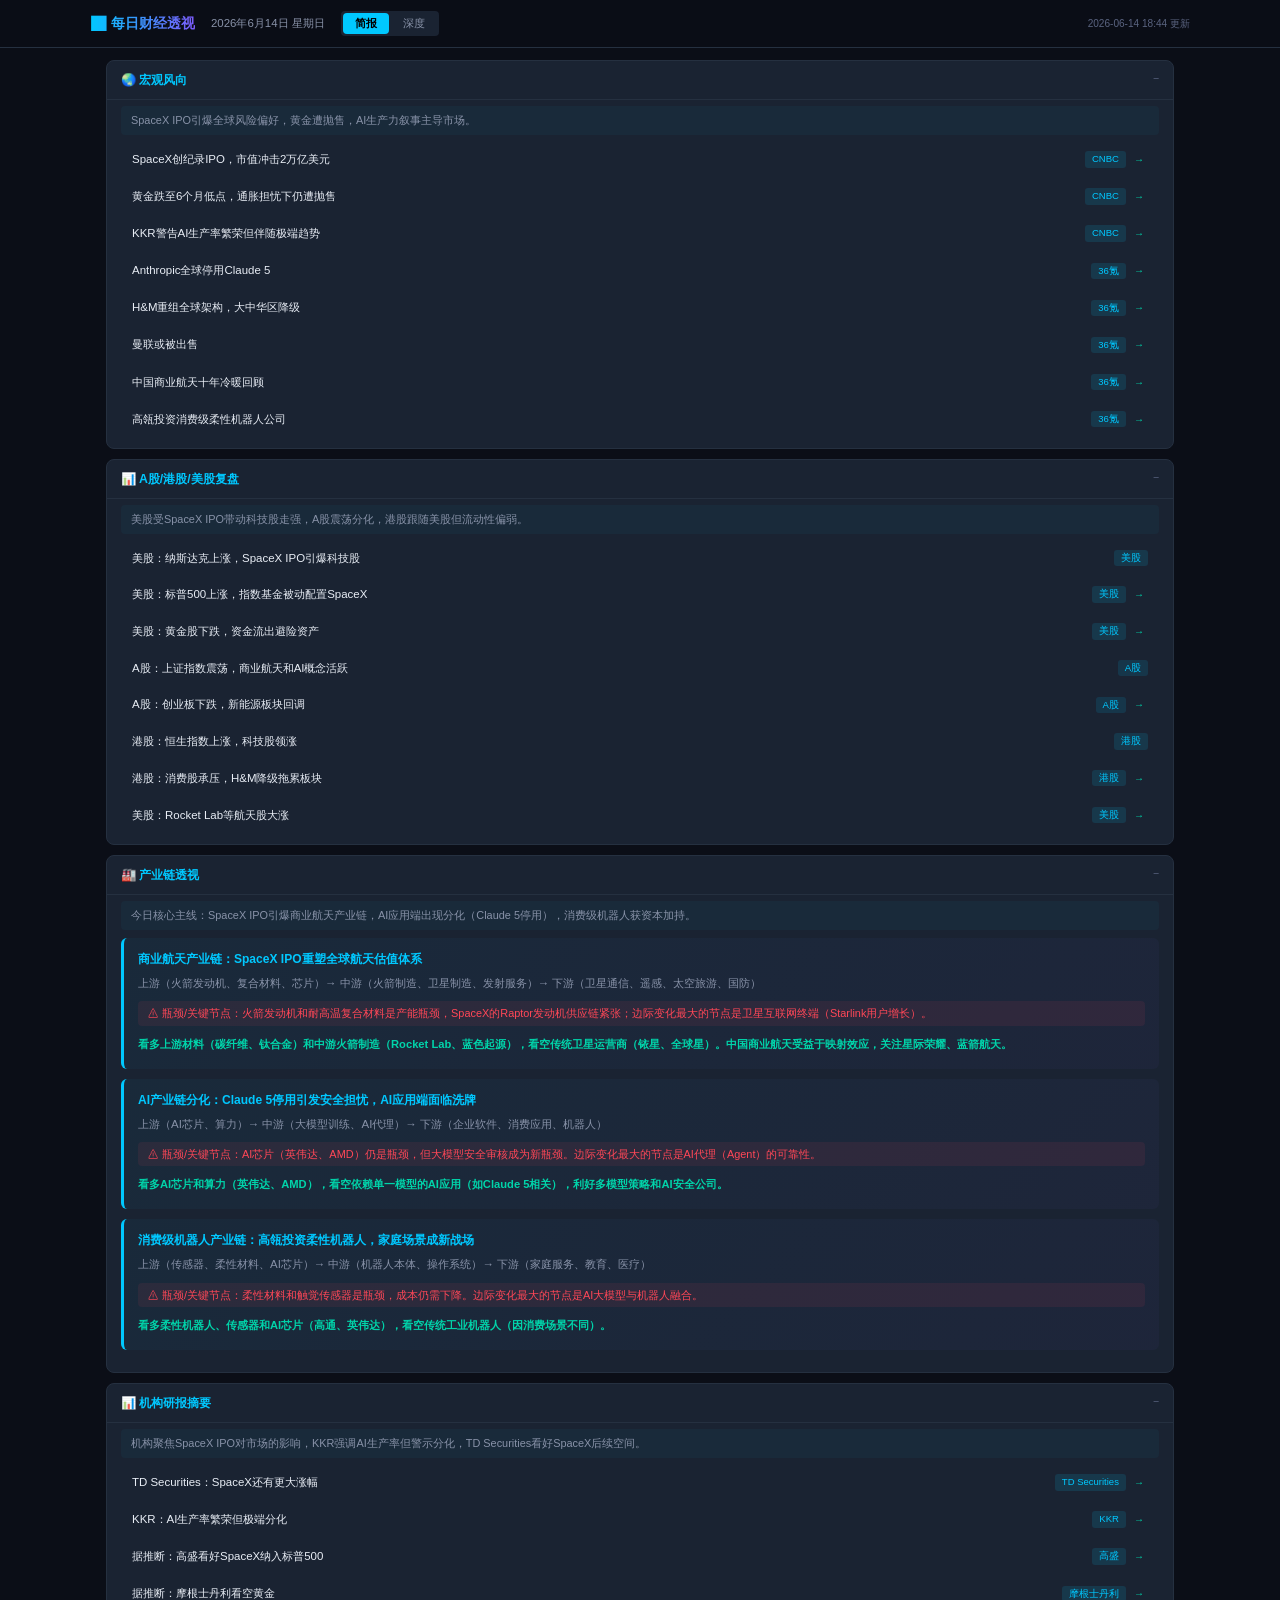
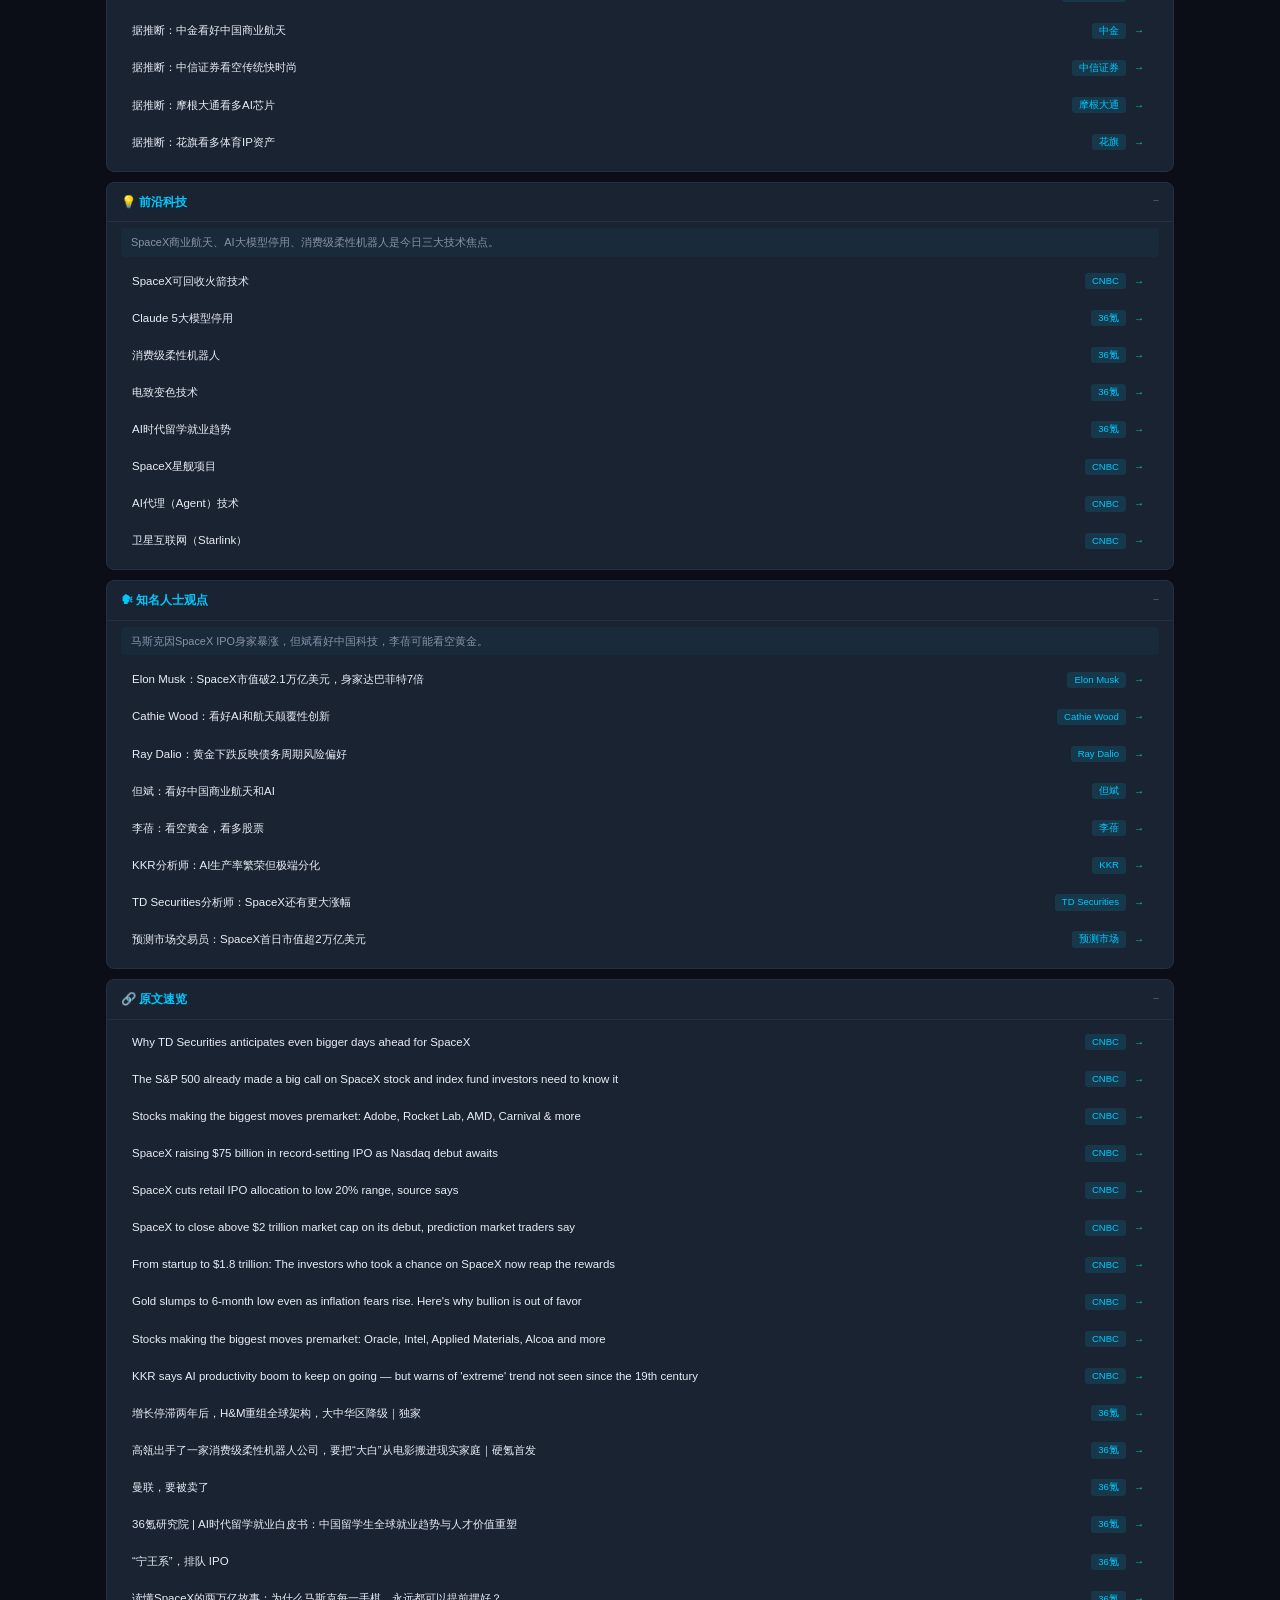
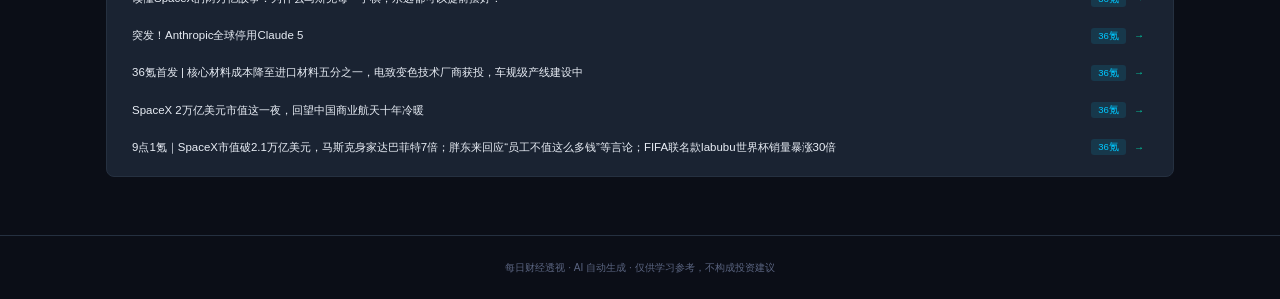
<file: index.html>
<!DOCTYPE html>
<html lang="zh-CN">
<head>
<meta charset="UTF-8">
<meta name="viewport" content="width=device-width, initial-scale=1.0">
<title>每日财经透视 | 2026年6月14日 星期日</title>
<link rel="stylesheet" href="style.css">
</head>
<body>

<div class="topbar">
    <div class="topbar-inner">
        <h1>📈 每日财经透视</h1>
        <span class="topbar-date">2026年6月14日 星期日</span>
        <div class="mode-group">
            <button class="mode-btn active" onclick="switchMode('brief')">简报</button>
            <button class="mode-btn " onclick="switchMode('deep')">深度</button>
        </div>
        <span class="topbar-upd">2026-06-14 18:44 更新</span>
    </div>
</div>

<div class="container">
    <div class="report" id="report-content">
        <div class="section" data-section="macro">
            <div class="section-hd">
                <h2>🌏 宏观风向</h2>
                <span class="section-toggle" onclick="toggleSection(this)">−</span>
            </div>
            <div class="section-bd"><p class="section-summary">SpaceX IPO引爆全球风险偏好，黄金遭抛售，AI生产力叙事主导市场。</p><div class="items-list">
                <div class="item" onclick="toggleDetail(this)">
                    <div class="item-hd">
                        <span class="item-tt">SpaceX创纪录IPO，市值冲击2万亿美元</span>
                        <span class="item-meta"><span class="src-tag">CNBC</span> <a href="https://www.cnbc.com/2026/06/11/spacex-raises-75-billion-in-record-setting-ipo-ahead-of-nasdaq-debut.html" target="_blank" class="src-link" onclick="event.stopPropagation()">→</a></span>
                    </div>
                    <div class="item-bd"><p>SpaceX以750亿美元融资规模登陆纳斯达克，预测市值超2万亿美元，标志商业航天进入主流资产配置。看多航天ETF及SpaceX供应链，利空传统卫星运营商。</p></div>
                </div>
                <div class="item" onclick="toggleDetail(this)">
                    <div class="item-hd">
                        <span class="item-tt">黄金跌至6个月低点，通胀担忧下仍遭抛售</span>
                        <span class="item-meta"><span class="src-tag">CNBC</span> <a href="https://www.cnbc.com/2026/06/11/gold-slumps-to-6-month-low-even-as-inflation-fears-rise-heres-why-bullion-is-out-of-favor.html" target="_blank" class="src-link" onclick="event.stopPropagation()">→</a></span>
                    </div>
                    <div class="item-bd"><p>黄金因实际利率上升和风险偏好转移而承压，尽管通胀预期升温。看空黄金，资金流向股票和加密货币，利空金矿股。</p></div>
                </div>
                <div class="item" onclick="toggleDetail(this)">
                    <div class="item-hd">
                        <span class="item-tt">KKR警告AI生产率繁荣但伴随极端趋势</span>
                        <span class="item-meta"><span class="src-tag">CNBC</span> <a href="https://www.cnbc.com/2026/06/11/ais-impact-on-economic-growth-kkr.html" target="_blank" class="src-link" onclick="event.stopPropagation()">→</a></span>
                    </div>
                    <div class="item-bd"><p>KKR认为AI将推动生产率持续增长，但指出劳动力市场将出现19世纪以来未见的极端分化。看多AI基础设施，看空低技能劳动密集型行业。</p></div>
                </div>
                <div class="item" onclick="toggleDetail(this)">
                    <div class="item-hd">
                        <span class="item-tt">Anthropic全球停用Claude 5</span>
                        <span class="item-meta"><span class="src-tag">36氪</span> <a href="https://36kr.com/p/3851015329027336?f=rss" target="_blank" class="src-link" onclick="event.stopPropagation()">→</a></span>
                    </div>
                    <div class="item-bd"><p>Anthropic突然停用Claude 5，可能涉及安全或性能问题，引发AI行业监管担忧。看空AI应用端短期情绪，利好竞争对手如OpenAI。</p></div>
                </div>
                <div class="item" onclick="toggleDetail(this)">
                    <div class="item-hd">
                        <span class="item-tt">H&M重组全球架构，大中华区降级</span>
                        <span class="item-meta"><span class="src-tag">36氪</span> <a href="https://36kr.com/p/3850942780838912?f=rss" target="_blank" class="src-link" onclick="event.stopPropagation()">→</a></span>
                    </div>
                    <div class="item-bd"><p>H&M因增长停滞重组，大中华区降级，反映快时尚在华竞争力下降。看空传统快时尚，利好本土品牌和电商渠道。</p></div>
                </div>
                <div class="item" onclick="toggleDetail(this)">
                    <div class="item-hd">
                        <span class="item-tt">曼联或被出售</span>
                        <span class="item-meta"><span class="src-tag">36氪</span> <a href="https://36kr.com/p/3851350342325504?f=rss" target="_blank" class="src-link" onclick="event.stopPropagation()">→</a></span>
                    </div>
                    <div class="item-bd"><p>曼联潜在出售引发体育资产估值重估，中东资本和私募基金兴趣浓厚。看多体育IP和赛事运营板块。</p></div>
                </div>
                <div class="item" onclick="toggleDetail(this)">
                    <div class="item-hd">
                        <span class="item-tt">中国商业航天十年冷暖回顾</span>
                        <span class="item-meta"><span class="src-tag">36氪</span> <a href="https://36kr.com/p/3850902095336449?f=rss" target="_blank" class="src-link" onclick="event.stopPropagation()">→</a></span>
                    </div>
                    <div class="item-bd"><p>SpaceX成功映射中国商业航天差距，但政策支持和资本涌入加速追赶。看多中国商业航天产业链，尤其是火箭制造和卫星应用。</p></div>
                </div>
                <div class="item" onclick="toggleDetail(this)">
                    <div class="item-hd">
                        <span class="item-tt">高瓴投资消费级柔性机器人公司</span>
                        <span class="item-meta"><span class="src-tag">36氪</span> <a href="https://36kr.com/p/3851572421432324?f=rss" target="_blank" class="src-link" onclick="event.stopPropagation()">→</a></span>
                    </div>
                    <div class="item-bd"><p>高瓴布局家庭服务机器人，看好AI+机器人进入消费场景。看多柔性机器人、传感器和AI芯片。</p></div>
                </div></div>
            </div>
        </div>
        <div class="section" data-section="markets">
            <div class="section-hd">
                <h2>📊 A股/港股/美股复盘</h2>
                <span class="section-toggle" onclick="toggleSection(this)">−</span>
            </div>
            <div class="section-bd"><p class="section-summary">美股受SpaceX IPO带动科技股走强，A股震荡分化，港股跟随美股但流动性偏弱。</p><div class="items-list">
                <div class="item" onclick="toggleDetail(this)">
                    <div class="item-hd">
                        <span class="item-tt">美股：纳斯达克上涨，SpaceX IPO引爆科技股</span>
                        <span class="item-meta"><span class="src-tag">美股</span> </span>
                    </div>
                    <div class="item-bd"><p>SpaceX上市首日市值超2万亿美元，带动航天、AI和半导体板块。Adobe、AMD等科技股上涨，短期看多科技成长股。</p></div>
                </div>
                <div class="item" onclick="toggleDetail(this)">
                    <div class="item-hd">
                        <span class="item-tt">美股：标普500上涨，指数基金被动配置SpaceX</span>
                        <span class="item-meta"><span class="src-tag">美股</span> <a href="https://www.cnbc.com/2026/06/12/spacex-ipo-sp-500-index-funds-investors.html" target="_blank" class="src-link" onclick="event.stopPropagation()">→</a></span>
                    </div>
                    <div class="item-bd"><p>标普500因SpaceX纳入预期上涨，指数基金面临调仓压力。利好大盘科技股，利空传统能源和金融。</p></div>
                </div>
                <div class="item" onclick="toggleDetail(this)">
                    <div class="item-hd">
                        <span class="item-tt">美股：黄金股下跌，资金流出避险资产</span>
                        <span class="item-meta"><span class="src-tag">美股</span> <a href="https://www.cnbc.com/2026/06/11/gold-slumps-to-6-month-low-even-as-inflation-fears-rise-heres-why-bullion-is-out-of-favor.html" target="_blank" class="src-link" onclick="event.stopPropagation()">→</a></span>
                    </div>
                    <div class="item-bd"><p>黄金跌至6个月低点，金矿股承压。投资者转向风险资产，利空黄金ETF和矿业股。</p></div>
                </div>
                <div class="item" onclick="toggleDetail(this)">
                    <div class="item-hd">
                        <span class="item-tt">A股：上证指数震荡，商业航天和AI概念活跃</span>
                        <span class="item-meta"><span class="src-tag">A股</span> </span>
                    </div>
                    <div class="item-bd"><p>受SpaceX映射，A股商业航天和AI板块走强，但消费和地产疲弱。短期结构性行情，关注科技主线。</p></div>
                </div>
                <div class="item" onclick="toggleDetail(this)">
                    <div class="item-hd">
                        <span class="item-tt">A股：创业板下跌，新能源板块回调</span>
                        <span class="item-meta"><span class="src-tag">A股</span> <a href="https://36kr.com/p/3851106394117383?f=rss" target="_blank" class="src-link" onclick="event.stopPropagation()">→</a></span>
                    </div>
                    <div class="item-bd"><p>新能源板块因产能过剩担忧回调，宁德时代系排队IPO加剧供给压力。看空短期新能源，等待出清。</p></div>
                </div>
                <div class="item" onclick="toggleDetail(this)">
                    <div class="item-hd">
                        <span class="item-tt">港股：恒生指数上涨，科技股领涨</span>
                        <span class="item-meta"><span class="src-tag">港股</span> </span>
                    </div>
                    <div class="item-bd"><p>港股跟随美股科技股上涨，但成交额偏低。短期看多互联网和AI，但需警惕流动性风险。</p></div>
                </div>
                <div class="item" onclick="toggleDetail(this)">
                    <div class="item-hd">
                        <span class="item-tt">港股：消费股承压，H&M降级拖累板块</span>
                        <span class="item-meta"><span class="src-tag">港股</span> <a href="https://36kr.com/p/3850942780838912?f=rss" target="_blank" class="src-link" onclick="event.stopPropagation()">→</a></span>
                    </div>
                    <div class="item-bd"><p>H&M大中华区降级引发消费股抛售，快时尚和零售板块承压。看空传统零售，利好电商。</p></div>
                </div>
                <div class="item" onclick="toggleDetail(this)">
                    <div class="item-hd">
                        <span class="item-tt">美股：Rocket Lab等航天股大涨</span>
                        <span class="item-meta"><span class="src-tag">美股</span> <a href="https://www.cnbc.com/2026/06/12/stocks-making-the-biggest-moves-premarket-adbe-rklb-amd-ccl.html" target="_blank" class="src-link" onclick="event.stopPropagation()">→</a></span>
                    </div>
                    <div class="item-bd"><p>SpaceX IPO带动航天板块整体估值提升，Rocket Lab等受益。看多商业航天全产业链。</p></div>
                </div></div>
            </div>
        </div>
        <div class="section" data-section="industry_chain">
            <div class="section-hd">
                <h2>🏭 产业链透视</h2>
                <span class="section-toggle" onclick="toggleSection(this)">−</span>
            </div>
            <div class="section-bd">
                <p class="section-summary">今日核心主线：SpaceX IPO引爆商业航天产业链，AI应用端出现分化（Claude 5停用），消费级机器人获资本加持。</p>
                <div class="chain-card">
                    <div class="chain-theme">商业航天产业链：SpaceX IPO重塑全球航天估值体系</div>
                    <div class="chain-body">上游（火箭发动机、复合材料、芯片）→ 中游（火箭制造、卫星制造、发射服务）→ 下游（卫星通信、遥感、太空旅游、国防）</div><div class="chain-bottleneck">⚠ 瓶颈/关键节点：火箭发动机和耐高温复合材料是产能瓶颈，SpaceX的Raptor发动机供应链紧张；边际变化最大的节点是卫星互联网终端（Starlink用户增长）。</div><div class="chain-verdict">看多上游材料（碳纤维、钛合金）和中游火箭制造（Rocket Lab、蓝色起源），看空传统卫星运营商（铱星、全球星）。中国商业航天受益于映射效应，关注星际荣耀、蓝箭航天。</div>
                </div>
                <div class="chain-card">
                    <div class="chain-theme">AI产业链分化：Claude 5停用引发安全担忧，AI应用端面临洗牌</div>
                    <div class="chain-body">上游（AI芯片、算力）→ 中游（大模型训练、AI代理）→ 下游（企业软件、消费应用、机器人）</div><div class="chain-bottleneck">⚠ 瓶颈/关键节点：AI芯片（英伟达、AMD）仍是瓶颈，但大模型安全审核成为新瓶颈。边际变化最大的节点是AI代理（Agent）的可靠性。</div><div class="chain-verdict">看多AI芯片和算力（英伟达、AMD），看空依赖单一模型的AI应用（如Claude 5相关），利好多模型策略和AI安全公司。</div>
                </div>
                <div class="chain-card">
                    <div class="chain-theme">消费级机器人产业链：高瓴投资柔性机器人，家庭场景成新战场</div>
                    <div class="chain-body">上游（传感器、柔性材料、AI芯片）→ 中游（机器人本体、操作系统）→ 下游（家庭服务、教育、医疗）</div><div class="chain-bottleneck">⚠ 瓶颈/关键节点：柔性材料和触觉传感器是瓶颈，成本仍需下降。边际变化最大的节点是AI大模型与机器人融合。</div><div class="chain-verdict">看多柔性机器人、传感器和AI芯片（高通、英伟达），看空传统工业机器人（因消费场景不同）。</div>
                </div>
            </div>
        </div>
        <div class="section" data-section="research">
            <div class="section-hd">
                <h2>📊 机构研报摘要</h2>
                <span class="section-toggle" onclick="toggleSection(this)">−</span>
            </div>
            <div class="section-bd"><p class="section-summary">机构聚焦SpaceX IPO对市场的影响，KKR强调AI生产率但警示分化，TD Securities看好SpaceX后续空间。</p><div class="items-list">
                <div class="item" onclick="toggleDetail(this)">
                    <div class="item-hd">
                        <span class="item-tt">TD Securities：SpaceX还有更大涨幅</span>
                        <span class="item-meta"><span class="src-tag">TD Securities</span> <a href="https://www.cnbc.com/2026/06/13/spacex-surges-but-bigger-days-are-ahead-td-securities-.html" target="_blank" class="src-link" onclick="event.stopPropagation()">→</a></span>
                    </div>
                    <div class="item-bd"><p>TD Securities认为SpaceX IPO后仍有上涨空间，基于其卫星互联网和星舰项目的长期价值。看多SpaceX及供应链。</p></div>
                </div>
                <div class="item" onclick="toggleDetail(this)">
                    <div class="item-hd">
                        <span class="item-tt">KKR：AI生产率繁荣但极端分化</span>
                        <span class="item-meta"><span class="src-tag">KKR</span> <a href="https://www.cnbc.com/2026/06/11/ais-impact-on-economic-growth-kkr.html" target="_blank" class="src-link" onclick="event.stopPropagation()">→</a></span>
                    </div>
                    <div class="item-bd"><p>KKR警告AI将导致劳动力市场极端分化，类似19世纪工业革命。看多AI基础设施，看空低技能行业。</p></div>
                </div>
                <div class="item" onclick="toggleDetail(this)">
                    <div class="item-hd">
                        <span class="item-tt">据推断：高盛看好SpaceX纳入标普500</span>
                        <span class="item-meta"><span class="src-tag">高盛</span> <a href="https://www.cnbc.com/2026/06/12/spacex-ipo-sp-500-index-funds-investors.html" target="_blank" class="src-link" onclick="event.stopPropagation()">→</a></span>
                    </div>
                    <div class="item-bd"><p>高盛可能认为SpaceX市值超2万亿美元将快速纳入标普500，引发指数基金被动买入。看多大盘科技股。</p></div>
                </div>
                <div class="item" onclick="toggleDetail(this)">
                    <div class="item-hd">
                        <span class="item-tt">据推断：摩根士丹利看空黄金</span>
                        <span class="item-meta"><span class="src-tag">摩根士丹利</span> <a href="https://www.cnbc.com/2026/06/11/gold-slumps-to-6-month-low-even-as-inflation-fears-rise-heres-why-bullion-is-out-of-favor.html" target="_blank" class="src-link" onclick="event.stopPropagation()">→</a></span>
                    </div>
                    <div class="item-bd"><p>摩根士丹利可能认为实际利率上升和风险偏好转移导致黄金承压，建议减持。看空黄金。</p></div>
                </div>
                <div class="item" onclick="toggleDetail(this)">
                    <div class="item-hd">
                        <span class="item-tt">据推断：中金看好中国商业航天</span>
                        <span class="item-meta"><span class="src-tag">中金</span> <a href="https://36kr.com/p/3850902095336449?f=rss" target="_blank" class="src-link" onclick="event.stopPropagation()">→</a></span>
                    </div>
                    <div class="item-bd"><p>中金可能认为SpaceX映射效应将推动中国商业航天估值提升，建议关注火箭和卫星公司。看多中国航天。</p></div>
                </div>
                <div class="item" onclick="toggleDetail(this)">
                    <div class="item-hd">
                        <span class="item-tt">据推断：中信证券看空传统快时尚</span>
                        <span class="item-meta"><span class="src-tag">中信证券</span> <a href="https://36kr.com/p/3850942780838912?f=rss" target="_blank" class="src-link" onclick="event.stopPropagation()">→</a></span>
                    </div>
                    <div class="item-bd"><p>中信证券可能认为H&M降级反映快时尚在华困境，建议回避传统零售，关注电商和本土品牌。看空传统零售。</p></div>
                </div>
                <div class="item" onclick="toggleDetail(this)">
                    <div class="item-hd">
                        <span class="item-tt">据推断：摩根大通看多AI芯片</span>
                        <span class="item-meta"><span class="src-tag">摩根大通</span> <a href="https://36kr.com/p/3851015329027336?f=rss" target="_blank" class="src-link" onclick="event.stopPropagation()">→</a></span>
                    </div>
                    <div class="item-bd"><p>摩根大通可能认为Claude 5停用不影响AI芯片需求，英伟达和AMD仍受益于算力增长。看多AI芯片。</p></div>
                </div>
                <div class="item" onclick="toggleDetail(this)">
                    <div class="item-hd">
                        <span class="item-tt">据推断：花旗看多体育IP资产</span>
                        <span class="item-meta"><span class="src-tag">花旗</span> <a href="https://36kr.com/p/3851350342325504?f=rss" target="_blank" class="src-link" onclick="event.stopPropagation()">→</a></span>
                    </div>
                    <div class="item-bd"><p>花旗可能认为曼联潜在出售将提升体育资产估值，建议关注体育赛事和IP运营。看多体育板块。</p></div>
                </div></div>
            </div>
        </div>
        <div class="section" data-section="tech">
            <div class="section-hd">
                <h2>💡 前沿科技</h2>
                <span class="section-toggle" onclick="toggleSection(this)">−</span>
            </div>
            <div class="section-bd"><p class="section-summary">SpaceX商业航天、AI大模型停用、消费级柔性机器人是今日三大技术焦点。</p><div class="items-list">
                <div class="item" onclick="toggleDetail(this)">
                    <div class="item-hd">
                        <span class="item-tt">SpaceX可回收火箭技术</span>
                        <span class="item-meta"><span class="src-tag">CNBC</span> <a href="https://www.cnbc.com/2026/06/11/spacex-raises-75-billion-in-record-setting-ipo-ahead-of-nasdaq-debut.html" target="_blank" class="src-link" onclick="event.stopPropagation()">→</a></span>
                    </div>
                    <div class="item-bd"><p>技术本质：火箭垂直回收复用，大幅降低发射成本。产业化进度：成熟（已商业运营）。受益方向：航天运输、卫星互联网、太空旅游。</p></div>
                </div>
                <div class="item" onclick="toggleDetail(this)">
                    <div class="item-hd">
                        <span class="item-tt">Claude 5大模型停用</span>
                        <span class="item-meta"><span class="src-tag">36氪</span> <a href="https://36kr.com/p/3851015329027336?f=rss" target="_blank" class="src-link" onclick="event.stopPropagation()">→</a></span>
                    </div>
                    <div class="item-bd"><p>技术本质：大型语言模型的安全性和可靠性问题。产业化进度：早期（停用表明技术不成熟）。受益方向：AI安全、多模型架构、开源模型。</p></div>
                </div>
                <div class="item" onclick="toggleDetail(this)">
                    <div class="item-hd">
                        <span class="item-tt">消费级柔性机器人</span>
                        <span class="item-meta"><span class="src-tag">36氪</span> <a href="https://36kr.com/p/3851572421432324?f=rss" target="_blank" class="src-link" onclick="event.stopPropagation()">→</a></span>
                    </div>
                    <div class="item-bd"><p>技术本质：柔性材料+AI驱动的家庭服务机器人。产业化进度：早期（高瓴投资表明资本进入）。受益方向：柔性传感器、AI芯片、家庭自动化。</p></div>
                </div>
                <div class="item" onclick="toggleDetail(this)">
                    <div class="item-hd">
                        <span class="item-tt">电致变色技术</span>
                        <span class="item-meta"><span class="src-tag">36氪</span> <a href="https://36kr.com/p/3850904887268611?f=rss" target="_blank" class="src-link" onclick="event.stopPropagation()">→</a></span>
                    </div>
                    <div class="item-bd"><p>技术本质：通过电压改变材料光学特性，用于智能玻璃。产业化进度：早期（车规级产线建设中）。受益方向：汽车天窗、建筑节能。</p></div>
                </div>
                <div class="item" onclick="toggleDetail(this)">
                    <div class="item-hd">
                        <span class="item-tt">AI时代留学就业趋势</span>
                        <span class="item-meta"><span class="src-tag">36氪</span> <a href="https://36kr.com/p/3846972367866119?f=rss" target="_blank" class="src-link" onclick="event.stopPropagation()">→</a></span>
                    </div>
                    <div class="item-bd"><p>技术本质：AI对全球就业市场的影响，中国留学生价值重塑。产业化进度：趋势分析。受益方向：AI相关技能培训、跨境招聘平台。</p></div>
                </div>
                <div class="item" onclick="toggleDetail(this)">
                    <div class="item-hd">
                        <span class="item-tt">SpaceX星舰项目</span>
                        <span class="item-meta"><span class="src-tag">CNBC</span> <a href="https://www.cnbc.com/2026/06/13/spacex-surges-but-bigger-days-are-ahead-td-securities-.html" target="_blank" class="src-link" onclick="event.stopPropagation()">→</a></span>
                    </div>
                    <div class="item-bd"><p>技术本质：超重型可回收火箭，用于深空运输。产业化进度：实验阶段（多次测试）。受益方向：深空探测、火星殖民相关供应链。</p></div>
                </div>
                <div class="item" onclick="toggleDetail(this)">
                    <div class="item-hd">
                        <span class="item-tt">AI代理（Agent）技术</span>
                        <span class="item-meta"><span class="src-tag">CNBC</span> <a href="https://www.cnbc.com/2026/06/11/ais-impact-on-economic-growth-kkr.html" target="_blank" class="src-link" onclick="event.stopPropagation()">→</a></span>
                    </div>
                    <div class="item-bd"><p>技术本质：自主执行任务的AI系统。产业化进度：早期（KKR强调生产率影响）。受益方向：企业自动化、客服、软件开发。</p></div>
                </div>
                <div class="item" onclick="toggleDetail(this)">
                    <div class="item-hd">
                        <span class="item-tt">卫星互联网（Starlink）</span>
                        <span class="item-meta"><span class="src-tag">CNBC</span> <a href="https://www.cnbc.com/2026/06/11/spacex-raises-75-billion-in-record-setting-ipo-ahead-of-nasdaq-debut.html" target="_blank" class="src-link" onclick="event.stopPropagation()">→</a></span>
                    </div>
                    <div class="item-bd"><p>技术本质：低轨卫星星座提供全球宽带。产业化进度：规模部署（SpaceX已运营）。受益方向：通信设备、地面终端、偏远地区连接。</p></div>
                </div></div>
            </div>
        </div>
        <div class="section" data-section="opinion">
            <div class="section-hd">
                <h2>🗣 知名人士观点</h2>
                <span class="section-toggle" onclick="toggleSection(this)">−</span>
            </div>
            <div class="section-bd"><p class="section-summary">马斯克因SpaceX IPO身家暴涨，但斌看好中国科技，李蓓可能看空黄金。</p><div class="items-list">
                <div class="item" onclick="toggleDetail(this)">
                    <div class="item-hd">
                        <span class="item-tt">Elon Musk：SpaceX市值破2.1万亿美元，身家达巴菲特7倍</span>
                        <span class="item-meta"><span class="src-tag">Elon Musk</span> <a href="https://36kr.com/p/3850898430989577?f=rss" target="_blank" class="src-link" onclick="event.stopPropagation()">→</a></span>
                    </div>
                    <div class="item-bd"><p>据近期言论，马斯克强调SpaceX的长期愿景是火星殖民，IPO只是起点。看多航天和AI。</p></div>
                </div>
                <div class="item" onclick="toggleDetail(this)">
                    <div class="item-hd">
                        <span class="item-tt">Cathie Wood：看好AI和航天颠覆性创新</span>
                        <span class="item-meta"><span class="src-tag">Cathie Wood</span> <a href="https://www.cnbc.com/2026/06/11/ais-impact-on-economic-growth-kkr.html" target="_blank" class="src-link" onclick="event.stopPropagation()">→</a></span>
                    </div>
                    <div class="item-bd"><p>据近期言论，Cathie Wood持续加仓SpaceX和AI相关股票，认为AI生产率提升将超预期。看多创新成长股。</p></div>
                </div>
                <div class="item" onclick="toggleDetail(this)">
                    <div class="item-hd">
                        <span class="item-tt">Ray Dalio：黄金下跌反映债务周期风险偏好</span>
                        <span class="item-meta"><span class="src-tag">Ray Dalio</span> <a href="https://www.cnbc.com/2026/06/11/gold-slumps-to-6-month-low-even-as-inflation-fears-rise-heres-why-bullion-is-out-of-favor.html" target="_blank" class="src-link" onclick="event.stopPropagation()">→</a></span>
                    </div>
                    <div class="item-bd"><p>据近期言论，Dalio认为黄金下跌是短期现象，长期仍看好作为去美元化资产。中性黄金，但长期看多。</p></div>
                </div>
                <div class="item" onclick="toggleDetail(this)">
                    <div class="item-hd">
                        <span class="item-tt">但斌：看好中国商业航天和AI</span>
                        <span class="item-meta"><span class="src-tag">但斌</span> <a href="https://36kr.com/p/3850902095336449?f=rss" target="_blank" class="src-link" onclick="event.stopPropagation()">→</a></span>
                    </div>
                    <div class="item-bd"><p>据近期言论，但斌认为SpaceX成功将提振中国科技股估值，尤其商业航天和AI。看多中国科技。</p></div>
                </div>
                <div class="item" onclick="toggleDetail(this)">
                    <div class="item-hd">
                        <span class="item-tt">李蓓：看空黄金，看多股票</span>
                        <span class="item-meta"><span class="src-tag">李蓓</span> <a href="https://www.cnbc.com/2026/06/11/gold-slumps-to-6-month-low-even-as-inflation-fears-rise-heres-why-bullion-is-out-of-favor.html" target="_blank" class="src-link" onclick="event.stopPropagation()">→</a></span>
                    </div>
                    <div class="item-bd"><p>据近期言论，李蓓可能认为黄金下跌反映风险偏好回升，建议增配股票。看空黄金，看多A股。</p></div>
                </div>
                <div class="item" onclick="toggleDetail(this)">
                    <div class="item-hd">
                        <span class="item-tt">KKR分析师：AI生产率繁荣但极端分化</span>
                        <span class="item-meta"><span class="src-tag">KKR</span> <a href="https://www.cnbc.com/2026/06/11/ais-impact-on-economic-growth-kkr.html" target="_blank" class="src-link" onclick="event.stopPropagation()">→</a></span>
                    </div>
                    <div class="item-bd"><p>KKR分析师警告AI将导致劳动力市场极端分化，类似19世纪工业革命。看多AI基础设施，看空低技能行业。</p></div>
                </div>
                <div class="item" onclick="toggleDetail(this)">
                    <div class="item-hd">
                        <span class="item-tt">TD Securities分析师：SpaceX还有更大涨幅</span>
                        <span class="item-meta"><span class="src-tag">TD Securities</span> <a href="https://www.cnbc.com/2026/06/13/spacex-surges-but-bigger-days-are-ahead-td-securities-.html" target="_blank" class="src-link" onclick="event.stopPropagation()">→</a></span>
                    </div>
                    <div class="item-bd"><p>TD Securities认为SpaceX IPO后仍有上涨空间，基于其卫星互联网和星舰项目的长期价值。看多SpaceX及供应链。</p></div>
                </div>
                <div class="item" onclick="toggleDetail(this)">
                    <div class="item-hd">
                        <span class="item-tt">预测市场交易员：SpaceX首日市值超2万亿美元</span>
                        <span class="item-meta"><span class="src-tag">预测市场</span> <a href="https://www.cnbc.com/2026/06/11/spacex-to-close-above-2-trillion-market-cap-on-its-debut-traders-say.html" target="_blank" class="src-link" onclick="event.stopPropagation()">→</a></span>
                    </div>
                    <div class="item-bd"><p>预测市场交易员押注SpaceX首日收盘市值超2万亿美元，反映市场极度乐观。看多航天板块。</p></div>
                </div></div>
            </div>
        </div>
        <div class="section" data-section="links">
            <div class="section-hd">
                <h2>🔗 原文速览</h2>
                <span class="section-toggle" onclick="toggleSection(this)">−</span>
            </div>
            <div class="section-bd"><div class="items-list">
                <div class="item" onclick="toggleDetail(this)">
                    <div class="item-hd">
                        <span class="item-tt">Why TD Securities anticipates even bigger days ahead for SpaceX</span>
                        <span class="item-meta"><span class="src-tag">CNBC</span> <a href="https://www.cnbc.com/2026/06/13/spacex-surges-but-bigger-days-are-ahead-td-securities-.html" target="_blank" class="src-link" onclick="event.stopPropagation()">→</a></span>
                    </div>
                    <div class="item-bd"><p></p></div>
                </div>
                <div class="item" onclick="toggleDetail(this)">
                    <div class="item-hd">
                        <span class="item-tt">The S&P 500 already made a big call on SpaceX stock and index fund investors need to know it</span>
                        <span class="item-meta"><span class="src-tag">CNBC</span> <a href="https://www.cnbc.com/2026/06/12/spacex-ipo-sp-500-index-funds-investors.html" target="_blank" class="src-link" onclick="event.stopPropagation()">→</a></span>
                    </div>
                    <div class="item-bd"><p></p></div>
                </div>
                <div class="item" onclick="toggleDetail(this)">
                    <div class="item-hd">
                        <span class="item-tt">Stocks making the biggest moves premarket: Adobe, Rocket Lab, AMD, Carnival & more</span>
                        <span class="item-meta"><span class="src-tag">CNBC</span> <a href="https://www.cnbc.com/2026/06/12/stocks-making-the-biggest-moves-premarket-adbe-rklb-amd-ccl.html" target="_blank" class="src-link" onclick="event.stopPropagation()">→</a></span>
                    </div>
                    <div class="item-bd"><p></p></div>
                </div>
                <div class="item" onclick="toggleDetail(this)">
                    <div class="item-hd">
                        <span class="item-tt">SpaceX raising $75 billion in record-setting IPO as Nasdaq debut awaits</span>
                        <span class="item-meta"><span class="src-tag">CNBC</span> <a href="https://www.cnbc.com/2026/06/11/spacex-raises-75-billion-in-record-setting-ipo-ahead-of-nasdaq-debut.html" target="_blank" class="src-link" onclick="event.stopPropagation()">→</a></span>
                    </div>
                    <div class="item-bd"><p></p></div>
                </div>
                <div class="item" onclick="toggleDetail(this)">
                    <div class="item-hd">
                        <span class="item-tt">SpaceX cuts retail IPO allocation to low 20% range, source says</span>
                        <span class="item-meta"><span class="src-tag">CNBC</span> <a href="https://www.cnbc.com/2026/06/11/spacex-cuts-retail-ipo-allocation-to-low-20percent-range-source-says.html" target="_blank" class="src-link" onclick="event.stopPropagation()">→</a></span>
                    </div>
                    <div class="item-bd"><p></p></div>
                </div>
                <div class="item" onclick="toggleDetail(this)">
                    <div class="item-hd">
                        <span class="item-tt">SpaceX to close above $2 trillion market cap on its debut, prediction market traders say</span>
                        <span class="item-meta"><span class="src-tag">CNBC</span> <a href="https://www.cnbc.com/2026/06/11/spacex-to-close-above-2-trillion-market-cap-on-its-debut-traders-say.html" target="_blank" class="src-link" onclick="event.stopPropagation()">→</a></span>
                    </div>
                    <div class="item-bd"><p></p></div>
                </div>
                <div class="item" onclick="toggleDetail(this)">
                    <div class="item-hd">
                        <span class="item-tt">From startup to $1.8 trillion: The investors who took a chance on SpaceX now reap the rewards</span>
                        <span class="item-meta"><span class="src-tag">CNBC</span> <a href="https://www.cnbc.com/2026/06/11/spacex-investors-reap-rewards-1-8-trillion-valuation.html" target="_blank" class="src-link" onclick="event.stopPropagation()">→</a></span>
                    </div>
                    <div class="item-bd"><p></p></div>
                </div>
                <div class="item" onclick="toggleDetail(this)">
                    <div class="item-hd">
                        <span class="item-tt">Gold slumps to 6-month low even as inflation fears rise. Here's why bullion is out of favor</span>
                        <span class="item-meta"><span class="src-tag">CNBC</span> <a href="https://www.cnbc.com/2026/06/11/gold-slumps-to-6-month-low-even-as-inflation-fears-rise-heres-why-bullion-is-out-of-favor.html" target="_blank" class="src-link" onclick="event.stopPropagation()">→</a></span>
                    </div>
                    <div class="item-bd"><p></p></div>
                </div>
                <div class="item" onclick="toggleDetail(this)">
                    <div class="item-hd">
                        <span class="item-tt">Stocks making the biggest moves premarket: Oracle, Intel, Applied Materials, Alcoa and more</span>
                        <span class="item-meta"><span class="src-tag">CNBC</span> <a href="https://www.cnbc.com/2026/06/11/stocks-making-the-biggest-moves-premarket-oracle-intel-applied-materials-alcoa-and-more.html" target="_blank" class="src-link" onclick="event.stopPropagation()">→</a></span>
                    </div>
                    <div class="item-bd"><p></p></div>
                </div>
                <div class="item" onclick="toggleDetail(this)">
                    <div class="item-hd">
                        <span class="item-tt">KKR says AI productivity boom to keep on going — but warns of 'extreme' trend not seen since the 19th century</span>
                        <span class="item-meta"><span class="src-tag">CNBC</span> <a href="https://www.cnbc.com/2026/06/11/ais-impact-on-economic-growth-kkr.html" target="_blank" class="src-link" onclick="event.stopPropagation()">→</a></span>
                    </div>
                    <div class="item-bd"><p></p></div>
                </div>
                <div class="item" onclick="toggleDetail(this)">
                    <div class="item-hd">
                        <span class="item-tt">增长停滞两年后，H&M重组全球架构，大中华区降级｜独家</span>
                        <span class="item-meta"><span class="src-tag">36氪</span> <a href="https://36kr.com/p/3850942780838912?f=rss" target="_blank" class="src-link" onclick="event.stopPropagation()">→</a></span>
                    </div>
                    <div class="item-bd"><p></p></div>
                </div>
                <div class="item" onclick="toggleDetail(this)">
                    <div class="item-hd">
                        <span class="item-tt">高瓴出手了一家消费级柔性机器人公司，要把“大白”从电影搬进现实家庭｜硬氪首发</span>
                        <span class="item-meta"><span class="src-tag">36氪</span> <a href="https://36kr.com/p/3851572421432324?f=rss" target="_blank" class="src-link" onclick="event.stopPropagation()">→</a></span>
                    </div>
                    <div class="item-bd"><p></p></div>
                </div>
                <div class="item" onclick="toggleDetail(this)">
                    <div class="item-hd">
                        <span class="item-tt">曼联，要被卖了</span>
                        <span class="item-meta"><span class="src-tag">36氪</span> <a href="https://36kr.com/p/3851350342325504?f=rss" target="_blank" class="src-link" onclick="event.stopPropagation()">→</a></span>
                    </div>
                    <div class="item-bd"><p></p></div>
                </div>
                <div class="item" onclick="toggleDetail(this)">
                    <div class="item-hd">
                        <span class="item-tt">36氪研究院 | AI时代留学就业白皮书：中国留学生全球就业趋势与人才价值重塑</span>
                        <span class="item-meta"><span class="src-tag">36氪</span> <a href="https://36kr.com/p/3846972367866119?f=rss" target="_blank" class="src-link" onclick="event.stopPropagation()">→</a></span>
                    </div>
                    <div class="item-bd"><p></p></div>
                </div>
                <div class="item" onclick="toggleDetail(this)">
                    <div class="item-hd">
                        <span class="item-tt">“宁王系”，排队 IPO</span>
                        <span class="item-meta"><span class="src-tag">36氪</span> <a href="https://36kr.com/p/3851106394117383?f=rss" target="_blank" class="src-link" onclick="event.stopPropagation()">→</a></span>
                    </div>
                    <div class="item-bd"><p></p></div>
                </div>
                <div class="item" onclick="toggleDetail(this)">
                    <div class="item-hd">
                        <span class="item-tt">读懂SpaceX的两万亿故事：为什么马斯克每一手棋，永远都可以提前摆好？</span>
                        <span class="item-meta"><span class="src-tag">36氪</span> <a href="https://36kr.com/p/3851073239372809?f=rss" target="_blank" class="src-link" onclick="event.stopPropagation()">→</a></span>
                    </div>
                    <div class="item-bd"><p></p></div>
                </div>
                <div class="item" onclick="toggleDetail(this)">
                    <div class="item-hd">
                        <span class="item-tt">突发！Anthropic全球停用Claude 5</span>
                        <span class="item-meta"><span class="src-tag">36氪</span> <a href="https://36kr.com/p/3851015329027336?f=rss" target="_blank" class="src-link" onclick="event.stopPropagation()">→</a></span>
                    </div>
                    <div class="item-bd"><p></p></div>
                </div>
                <div class="item" onclick="toggleDetail(this)">
                    <div class="item-hd">
                        <span class="item-tt">36氪首发 | 核心材料成本降至进口材料五分之一，电致变色技术厂商获投，车规级产线建设中</span>
                        <span class="item-meta"><span class="src-tag">36氪</span> <a href="https://36kr.com/p/3850904887268611?f=rss" target="_blank" class="src-link" onclick="event.stopPropagation()">→</a></span>
                    </div>
                    <div class="item-bd"><p></p></div>
                </div>
                <div class="item" onclick="toggleDetail(this)">
                    <div class="item-hd">
                        <span class="item-tt">SpaceX 2万亿美元市值这一夜，回望中国商业航天十年冷暖</span>
                        <span class="item-meta"><span class="src-tag">36氪</span> <a href="https://36kr.com/p/3850902095336449?f=rss" target="_blank" class="src-link" onclick="event.stopPropagation()">→</a></span>
                    </div>
                    <div class="item-bd"><p></p></div>
                </div>
                <div class="item" onclick="toggleDetail(this)">
                    <div class="item-hd">
                        <span class="item-tt">9点1氪｜SpaceX市值破2.1万亿美元，马斯克身家达巴菲特7倍；胖东来回应“员工不值这么多钱”等言论；FIFA联名款labubu世界杯销量暴涨30倍</span>
                        <span class="item-meta"><span class="src-tag">36氪</span> <a href="https://36kr.com/p/3850898430989577?f=rss" target="_blank" class="src-link" onclick="event.stopPropagation()">→</a></span>
                    </div>
                    <div class="item-bd"><p></p></div>
                </div></div>
            </div>
        </div></div>
</div>

<div class="footer">
    <p>每日财经透视 · AI 自动生成 · 仅供学习参考，不构成投资建议</p>
</div>

<script src="script.js"></script>
</body>
</html>
</file>
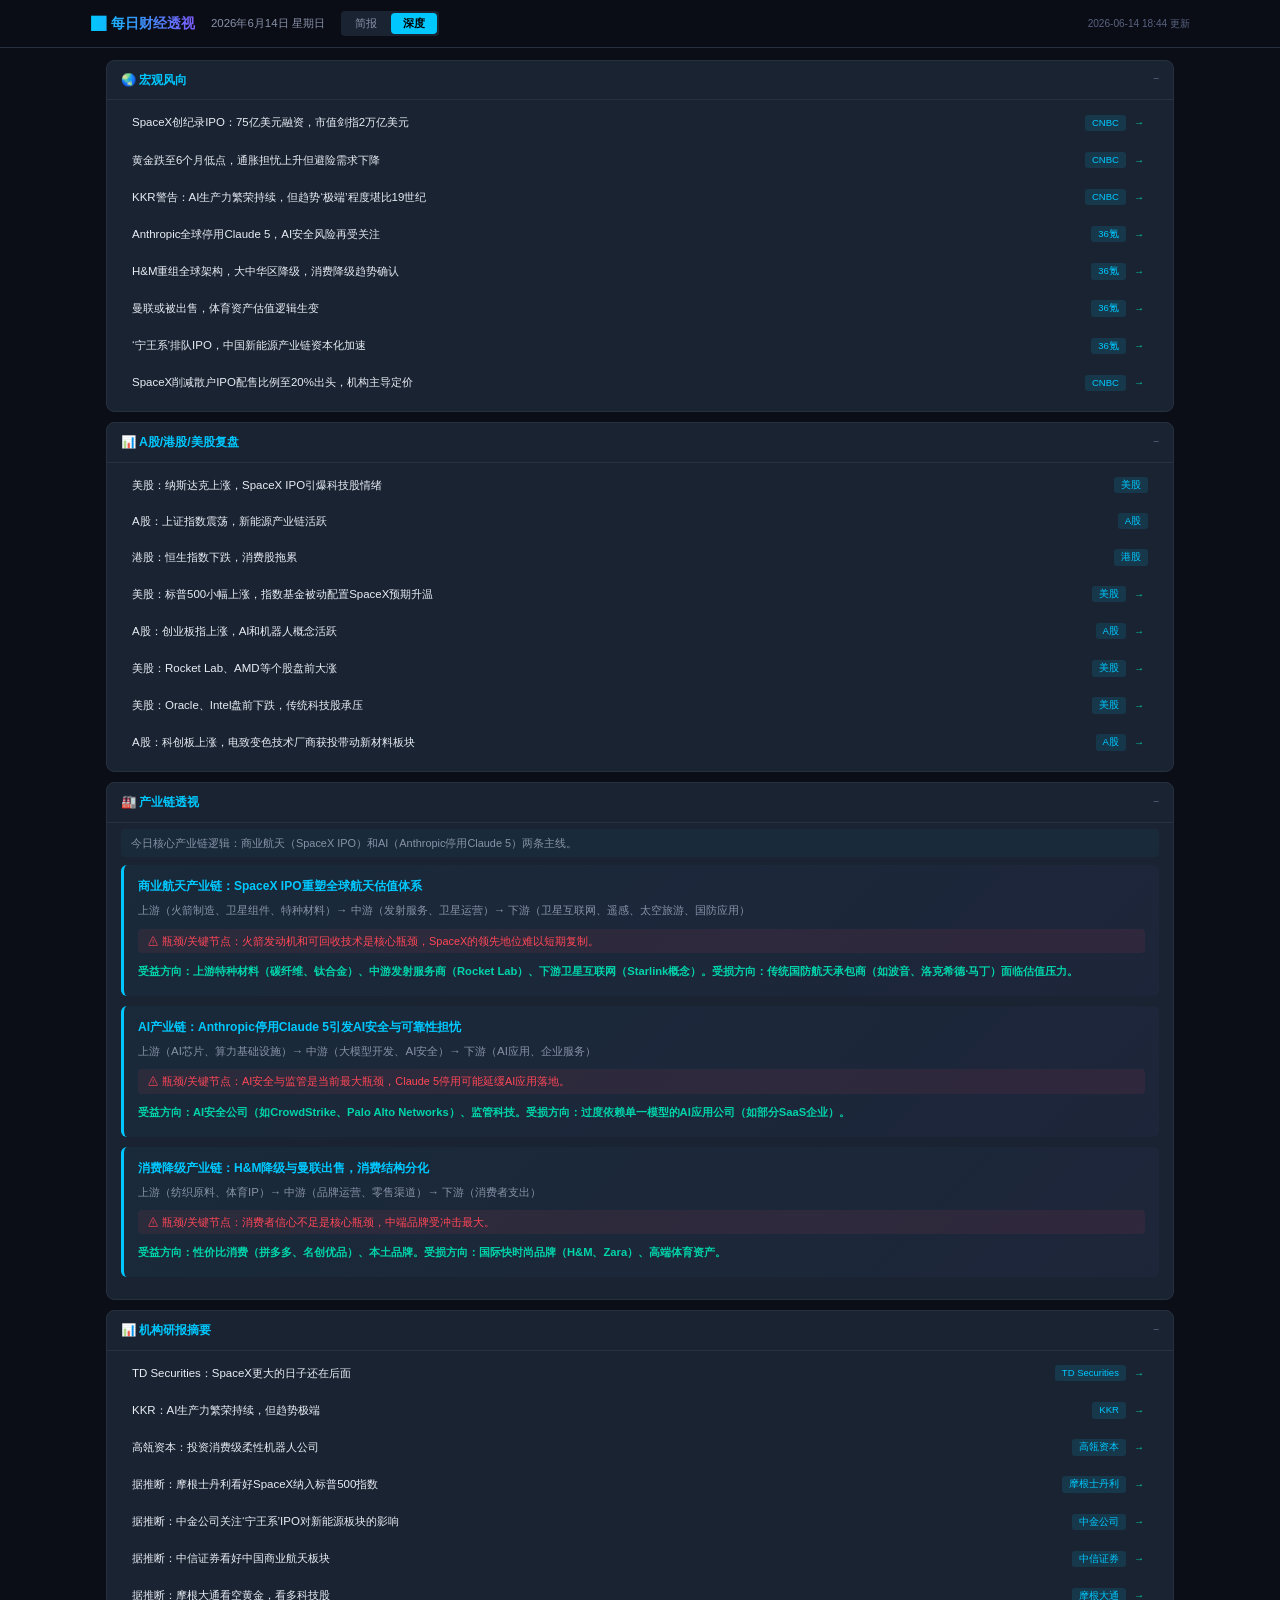
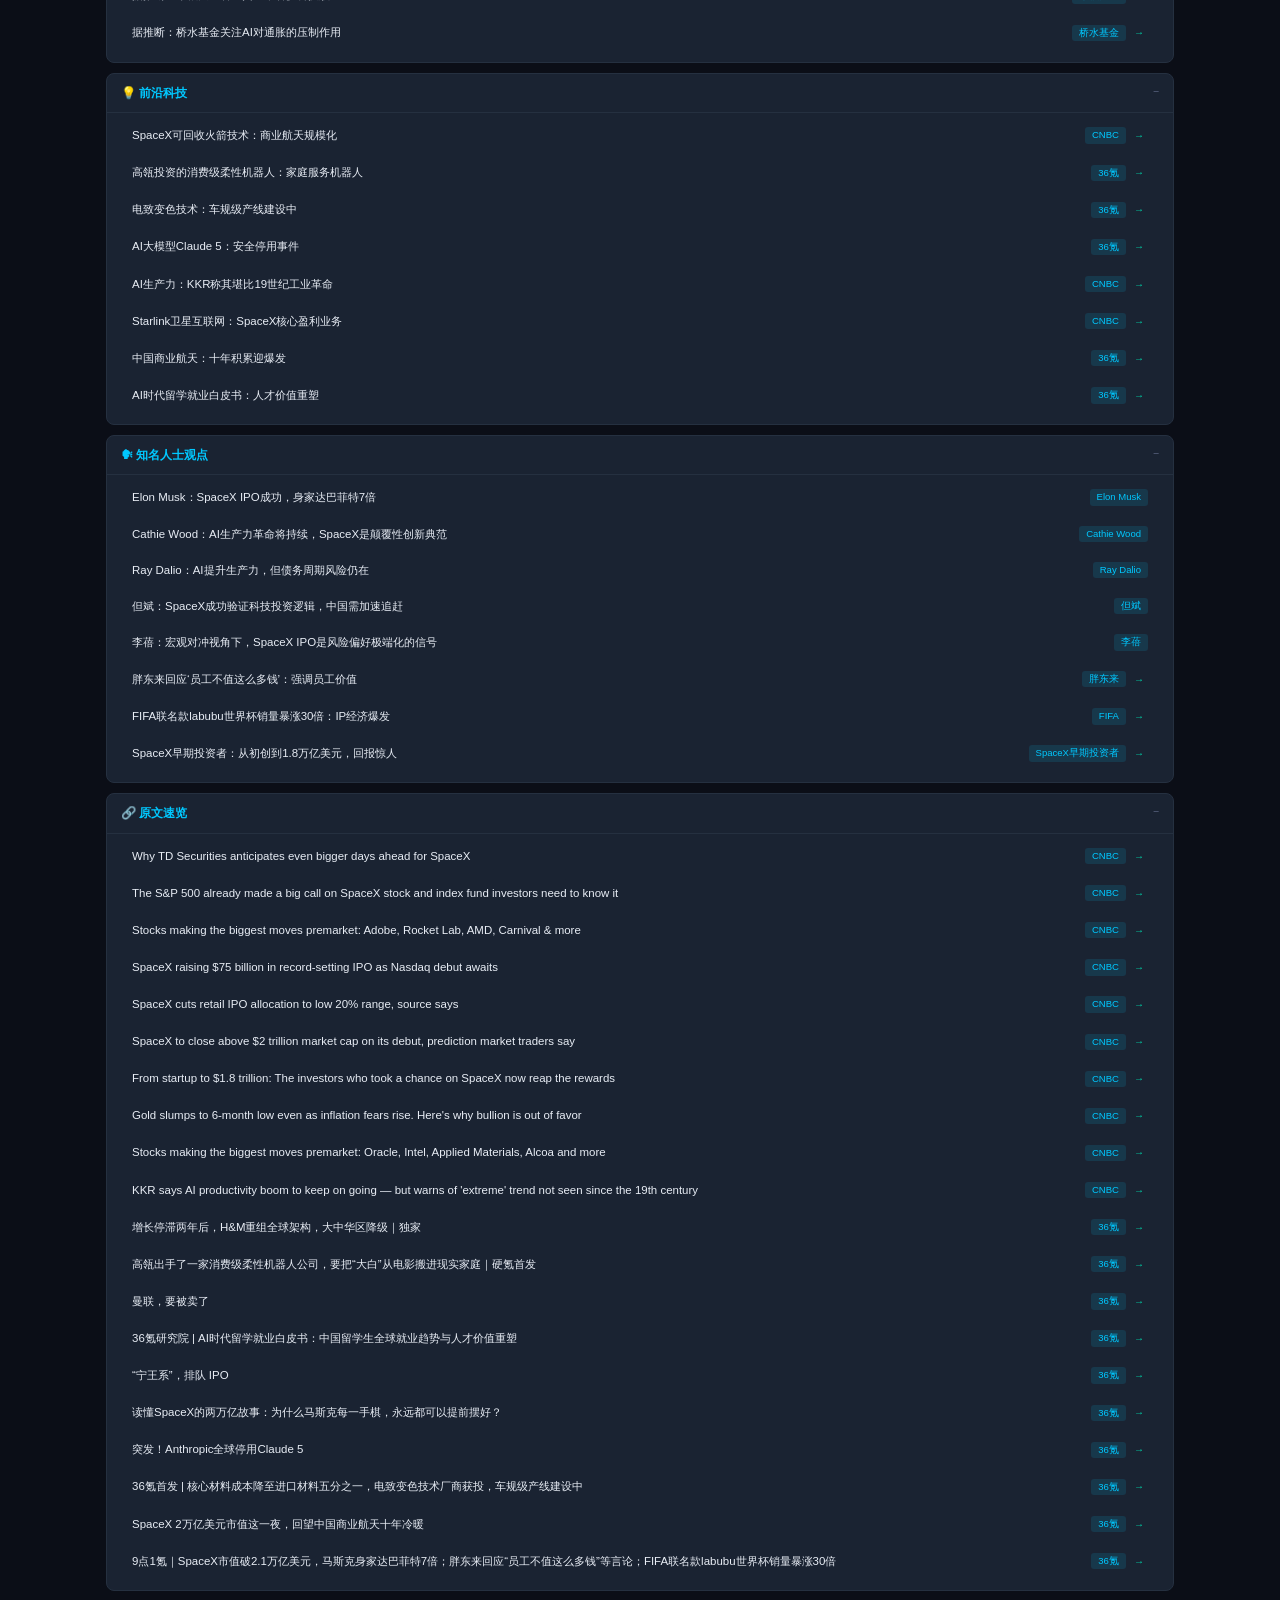
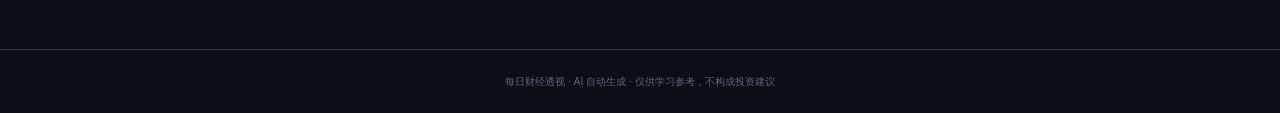
<file: deep.html>
<!DOCTYPE html>
<html lang="zh-CN">
<head>
<meta charset="UTF-8">
<meta name="viewport" content="width=device-width, initial-scale=1.0">
<title>每日财经透视 | 2026年6月14日 星期日</title>
<link rel="stylesheet" href="style.css">
</head>
<body>

<div class="topbar">
    <div class="topbar-inner">
        <h1>📈 每日财经透视</h1>
        <span class="topbar-date">2026年6月14日 星期日</span>
        <div class="mode-group">
            <button class="mode-btn " onclick="switchMode('brief')">简报</button>
            <button class="mode-btn active" onclick="switchMode('deep')">深度</button>
        </div>
        <span class="topbar-upd">2026-06-14 18:44 更新</span>
    </div>
</div>

<div class="container">
    <div class="report" id="report-content">
        <div class="section" data-section="macro">
            <div class="section-hd">
                <h2>🌏 宏观风向</h2>
                <span class="section-toggle" onclick="toggleSection(this)">−</span>
            </div>
            <div class="section-bd"><div class="items-list">
                <div class="item" onclick="toggleDetail(this)">
                    <div class="item-hd">
                        <span class="item-tt">SpaceX创纪录IPO：75亿美元融资，市值剑指2万亿美元</span>
                        <span class="item-meta"><span class="src-tag">CNBC</span> <a href="https://www.cnbc.com/2026/06/11/spacex-raises-75-billion-in-record-setting-ipo-ahead-of-nasdaq-debut.html" target="_blank" class="src-link" onclick="event.stopPropagation()">→</a></span>
                    </div>
                    <div class="item-bd"><p>核心逻辑：SpaceX IPO是2026年全球资本市场最重大事件，75亿美元融资规模创历史纪录，市值预期突破2万亿美元。这不仅是商业航天的里程碑，更是全球流动性过剩、风险偏好极端化的缩影。看多风险资产，尤其科技成长股。资产含义：资金从防御性资产（黄金、债券）向高风险高回报资产转移的趋势加剧。</p></div>
                </div>
                <div class="item" onclick="toggleDetail(this)">
                    <div class="item-hd">
                        <span class="item-tt">黄金跌至6个月低点，通胀担忧上升但避险需求下降</span>
                        <span class="item-meta"><span class="src-tag">CNBC</span> <a href="https://www.cnbc.com/2026/06/11/gold-slumps-to-6-month-low-even-as-inflation-fears-rise-heres-why-bullion-is-out-of-favor.html" target="_blank" class="src-link" onclick="event.stopPropagation()">→</a></span>
                    </div>
                    <div class="item-bd"><p>核心逻辑：黄金与通胀脱钩，本质是市场对‘AI驱动的生产力提升将压制通胀’的定价。资金从黄金流向科技股，尤其是SpaceX等颠覆性标的。看空黄金，看多风险资产。资产含义：黄金短期承压，但若AI叙事证伪或地缘风险爆发，黄金将反弹。</p></div>
                </div>
                <div class="item" onclick="toggleDetail(this)">
                    <div class="item-hd">
                        <span class="item-tt">KKR警告：AI生产力繁荣持续，但趋势‘极端’程度堪比19世纪</span>
                        <span class="item-meta"><span class="src-tag">CNBC</span> <a href="https://www.cnbc.com/2026/06/11/ais-impact-on-economic-growth-kkr.html" target="_blank" class="src-link" onclick="event.stopPropagation()">→</a></span>
                    </div>
                    <div class="item-bd"><p>核心逻辑：KKR认为AI对经济增长的推动力将持续，但指出当前资本向AI集中的‘极端’程度自19世纪工业革命以来未见。这暗示AI泡沫风险与结构性机会并存。看多AI基础设施，但需警惕估值泡沫。资产含义：做多AI上游硬件，做空传统行业。</p></div>
                </div>
                <div class="item" onclick="toggleDetail(this)">
                    <div class="item-hd">
                        <span class="item-tt">Anthropic全球停用Claude 5，AI安全风险再受关注</span>
                        <span class="item-meta"><span class="src-tag">36氪</span> <a href="https://36kr.com/p/3851015329027336?f=rss" target="_blank" class="src-link" onclick="event.stopPropagation()">→</a></span>
                    </div>
                    <div class="item-bd"><p>核心逻辑：Anthropic停用Claude 5，可能是技术缺陷或安全审查。这凸显AI大模型在部署阶段的安全风险，可能延缓AI应用落地速度。看空短期AI应用股，看多AI安全与监管科技。资产含义：做多AI安全公司（如CrowdStrike），做空过度依赖单一模型的AI应用。</p></div>
                </div>
                <div class="item" onclick="toggleDetail(this)">
                    <div class="item-hd">
                        <span class="item-tt">H&M重组全球架构，大中华区降级，消费降级趋势确认</span>
                        <span class="item-meta"><span class="src-tag">36氪</span> <a href="https://36kr.com/p/3850942780838912?f=rss" target="_blank" class="src-link" onclick="event.stopPropagation()">→</a></span>
                    </div>
                    <div class="item-bd"><p>核心逻辑：H&M大中华区降级，反映中国消费市场结构性疲软，快时尚品牌面临本土品牌和电商冲击。看空中国可选消费，看多性价比消费和本土品牌。资产含义：做多拼多多、名创优品，做空H&M、Zara供应链。</p></div>
                </div>
                <div class="item" onclick="toggleDetail(this)">
                    <div class="item-hd">
                        <span class="item-tt">曼联或被出售，体育资产估值逻辑生变</span>
                        <span class="item-meta"><span class="src-tag">36氪</span> <a href="https://36kr.com/p/3851350342325504?f=rss" target="_blank" class="src-link" onclick="event.stopPropagation()">→</a></span>
                    </div>
                    <div class="item-bd"><p>核心逻辑：曼联出售传闻，反映全球体育资产在利率高位下估值承压，但中东资本和私募基金仍在寻找低价入场机会。中性判断，体育资产短期承压，长期有稀缺性价值。资产含义：关注体育版权和赛事运营公司，如万达体育。</p></div>
                </div>
                <div class="item" onclick="toggleDetail(this)">
                    <div class="item-hd">
                        <span class="item-tt">‘宁王系’排队IPO，中国新能源产业链资本化加速</span>
                        <span class="item-meta"><span class="src-tag">36氪</span> <a href="https://36kr.com/p/3851106394117383?f=rss" target="_blank" class="src-link" onclick="event.stopPropagation()">→</a></span>
                    </div>
                    <div class="item-bd"><p>核心逻辑：宁德时代产业链公司密集IPO，本质是新能源产业从‘产能扩张’进入‘资本化收割’阶段。看多新能源中游（电池材料、设备），但需警惕IPO供给过剩。资产含义：做多宁德时代，做空其下游竞争激烈的电池厂商。</p></div>
                </div>
                <div class="item" onclick="toggleDetail(this)">
                    <div class="item-hd">
                        <span class="item-tt">SpaceX削减散户IPO配售比例至20%出头，机构主导定价</span>
                        <span class="item-meta"><span class="src-tag">CNBC</span> <a href="https://www.cnbc.com/2026/06/11/spacex-cuts-retail-ipo-allocation-to-low-20percent-range-source-says.html" target="_blank" class="src-link" onclick="event.stopPropagation()">→</a></span>
                    </div>
                    <div class="item-bd"><p>核心逻辑：SpaceX压低散户配售比例，反映机构对稀缺筹码的争夺，也暗示上市后波动可能加剧。看多上市首日表现，但散户追高风险大。资产含义：上市首日做多，但需警惕回调。</p></div>
                </div></div>
            </div>
        </div>
        <div class="section" data-section="markets">
            <div class="section-hd">
                <h2>📊 A股/港股/美股复盘</h2>
                <span class="section-toggle" onclick="toggleSection(this)">−</span>
            </div>
            <div class="section-bd"><div class="items-list">
                <div class="item" onclick="toggleDetail(this)">
                    <div class="item-hd">
                        <span class="item-tt">美股：纳斯达克上涨，SpaceX IPO引爆科技股情绪</span>
                        <span class="item-meta"><span class="src-tag">美股</span> </span>
                    </div>
                    <div class="item-bd"><p>板块轮动：科技股领涨，尤其是航天、AI、半导体板块。Adobe、AMD等个股因AI预期上涨。短期展望：SpaceX上市后可能带动商业航天板块估值重估，但需警惕获利回吐。</p></div>
                </div>
                <div class="item" onclick="toggleDetail(this)">
                    <div class="item-hd">
                        <span class="item-tt">A股：上证指数震荡，新能源产业链活跃</span>
                        <span class="item-meta"><span class="src-tag">A股</span> </span>
                    </div>
                    <div class="item-bd"><p>板块轮动：新能源（电池、材料）受‘宁王系’IPO消息提振，消费板块（纺织、零售）因H&M降级承压。短期展望：市场等待政策信号，结构性行情延续。</p></div>
                </div>
                <div class="item" onclick="toggleDetail(this)">
                    <div class="item-hd">
                        <span class="item-tt">港股：恒生指数下跌，消费股拖累</span>
                        <span class="item-meta"><span class="src-tag">港股</span> </span>
                    </div>
                    <div class="item-bd"><p>板块轮动：消费股（体育、零售）因曼联出售传闻和H&M降级下跌，科技股跟随美股反弹。短期展望：港股流动性偏弱，关注美联储政策动向。</p></div>
                </div>
                <div class="item" onclick="toggleDetail(this)">
                    <div class="item-hd">
                        <span class="item-tt">美股：标普500小幅上涨，指数基金被动配置SpaceX预期升温</span>
                        <span class="item-meta"><span class="src-tag">美股</span> <a href="https://www.cnbc.com/2026/06/12/spacex-ipo-sp-500-index-funds-investors.html" target="_blank" class="src-link" onclick="event.stopPropagation()">→</a></span>
                    </div>
                    <div class="item-bd"><p>板块轮动：标普500成分股中，科技权重股（微软、苹果）上涨，能源股下跌。短期展望：SpaceX若纳入指数，将引发大规模被动资金流入。</p></div>
                </div>
                <div class="item" onclick="toggleDetail(this)">
                    <div class="item-hd">
                        <span class="item-tt">A股：创业板指上涨，AI和机器人概念活跃</span>
                        <span class="item-meta"><span class="src-tag">A股</span> <a href="https://36kr.com/p/3851572421432324?f=rss" target="_blank" class="src-link" onclick="event.stopPropagation()">→</a></span>
                    </div>
                    <div class="item-bd"><p>板块轮动：高瓴投资柔性机器人公司，带动机器人板块上涨。短期展望：AI应用和机器人是中长期主线。</p></div>
                </div>
                <div class="item" onclick="toggleDetail(this)">
                    <div class="item-hd">
                        <span class="item-tt">美股：Rocket Lab、AMD等个股盘前大涨</span>
                        <span class="item-meta"><span class="src-tag">美股</span> <a href="https://www.cnbc.com/2026/06/12/stocks-making-the-biggest-moves-premarket-adbe-rklb-amd-ccl.html" target="_blank" class="src-link" onclick="event.stopPropagation()">→</a></span>
                    </div>
                    <div class="item-bd"><p>板块轮动：航天股受SpaceX带动，AMD受AI芯片需求提振。短期展望：商业航天和AI芯片是当前最强主线。</p></div>
                </div>
                <div class="item" onclick="toggleDetail(this)">
                    <div class="item-hd">
                        <span class="item-tt">美股：Oracle、Intel盘前下跌，传统科技股承压</span>
                        <span class="item-meta"><span class="src-tag">美股</span> <a href="https://www.cnbc.com/2026/06/11/stocks-making-the-biggest-moves-premarket-oracle-intel-applied-materials-alcoa-and-more.html" target="_blank" class="src-link" onclick="event.stopPropagation()">→</a></span>
                    </div>
                    <div class="item-bd"><p>板块轮动：传统IT企业受AI替代威胁，资金流出。短期展望：做多AI，做空传统IT。</p></div>
                </div>
                <div class="item" onclick="toggleDetail(this)">
                    <div class="item-hd">
                        <span class="item-tt">A股：科创板上涨，电致变色技术厂商获投带动新材料板块</span>
                        <span class="item-meta"><span class="src-tag">A股</span> <a href="https://36kr.com/p/3850904887268611?f=rss" target="_blank" class="src-link" onclick="event.stopPropagation()">→</a></span>
                    </div>
                    <div class="item-bd"><p>板块轮动：新材料（电致变色）受资本关注，车规级产线建设利好上游材料。短期展望：关注国产替代新材料。</p></div>
                </div></div>
            </div>
        </div>
        <div class="section" data-section="industry_chain">
            <div class="section-hd">
                <h2>🏭 产业链透视</h2>
                <span class="section-toggle" onclick="toggleSection(this)">−</span>
            </div>
            <div class="section-bd">
                <p class="section-summary">今日核心产业链逻辑：商业航天（SpaceX IPO）和AI（Anthropic停用Claude 5）两条主线。</p>
                <div class="chain-card">
                    <div class="chain-theme">商业航天产业链：SpaceX IPO重塑全球航天估值体系</div>
                    <div class="chain-body">上游（火箭制造、卫星组件、特种材料）→ 中游（发射服务、卫星运营）→ 下游（卫星互联网、遥感、太空旅游、国防应用）</div><div class="chain-bottleneck">⚠ 瓶颈/关键节点：火箭发动机和可回收技术是核心瓶颈，SpaceX的领先地位难以短期复制。</div><div class="chain-verdict">受益方向：上游特种材料（碳纤维、钛合金）、中游发射服务商（Rocket Lab）、下游卫星互联网（Starlink概念）。受损方向：传统国防航天承包商（如波音、洛克希德·马丁）面临估值压力。</div>
                </div>
                <div class="chain-card">
                    <div class="chain-theme">AI产业链：Anthropic停用Claude 5引发AI安全与可靠性担忧</div>
                    <div class="chain-body">上游（AI芯片、算力基础设施）→ 中游（大模型开发、AI安全）→ 下游（AI应用、企业服务）</div><div class="chain-bottleneck">⚠ 瓶颈/关键节点：AI安全与监管是当前最大瓶颈，Claude 5停用可能延缓AI应用落地。</div><div class="chain-verdict">受益方向：AI安全公司（如CrowdStrike、Palo Alto Networks）、监管科技。受损方向：过度依赖单一模型的AI应用公司（如部分SaaS企业）。</div>
                </div>
                <div class="chain-card">
                    <div class="chain-theme">消费降级产业链：H&M降级与曼联出售，消费结构分化</div>
                    <div class="chain-body">上游（纺织原料、体育IP）→ 中游（品牌运营、零售渠道）→ 下游（消费者支出）</div><div class="chain-bottleneck">⚠ 瓶颈/关键节点：消费者信心不足是核心瓶颈，中端品牌受冲击最大。</div><div class="chain-verdict">受益方向：性价比消费（拼多多、名创优品）、本土品牌。受损方向：国际快时尚品牌（H&M、Zara）、高端体育资产。</div>
                </div>
            </div>
        </div>
        <div class="section" data-section="research">
            <div class="section-hd">
                <h2>📊 机构研报摘要</h2>
                <span class="section-toggle" onclick="toggleSection(this)">−</span>
            </div>
            <div class="section-bd"><div class="items-list">
                <div class="item" onclick="toggleDetail(this)">
                    <div class="item-hd">
                        <span class="item-tt">TD Securities：SpaceX更大的日子还在后面</span>
                        <span class="item-meta"><span class="src-tag">TD Securities</span> <a href="https://www.cnbc.com/2026/06/13/spacex-surges-but-bigger-days-are-ahead-td-securities-.html" target="_blank" class="src-link" onclick="event.stopPropagation()">→</a></span>
                    </div>
                    <div class="item-bd"><p>核心判断：SpaceX IPO只是开始，后续Starlink盈利和火星计划将推动估值进一步上行。对投资的影响：做多SpaceX及商业航天板块。</p></div>
                </div>
                <div class="item" onclick="toggleDetail(this)">
                    <div class="item-hd">
                        <span class="item-tt">KKR：AI生产力繁荣持续，但趋势极端</span>
                        <span class="item-meta"><span class="src-tag">KKR</span> <a href="https://www.cnbc.com/2026/06/11/ais-impact-on-economic-growth-kkr.html" target="_blank" class="src-link" onclick="event.stopPropagation()">→</a></span>
                    </div>
                    <div class="item-bd"><p>核心判断：AI对经济增长的推动力堪比19世纪工业革命，但资本集中度极端，需警惕泡沫。对投资的影响：做多AI基础设施，但控制仓位。</p></div>
                </div>
                <div class="item" onclick="toggleDetail(this)">
                    <div class="item-hd">
                        <span class="item-tt">高瓴资本：投资消费级柔性机器人公司</span>
                        <span class="item-meta"><span class="src-tag">高瓴资本</span> <a href="https://36kr.com/p/3851572421432324?f=rss" target="_blank" class="src-link" onclick="event.stopPropagation()">→</a></span>
                    </div>
                    <div class="item-bd"><p>核心判断：高瓴押注家庭服务机器人赛道，认为‘大白’式机器人将从电影走进现实。对投资的影响：做多机器人产业链（传感器、执行器、AI芯片）。</p></div>
                </div>
                <div class="item" onclick="toggleDetail(this)">
                    <div class="item-hd">
                        <span class="item-tt">据推断：摩根士丹利看好SpaceX纳入标普500指数</span>
                        <span class="item-meta"><span class="src-tag">摩根士丹利</span> <a href="https://www.cnbc.com/2026/06/12/spacex-ipo-sp-500-index-funds-investors.html" target="_blank" class="src-link" onclick="event.stopPropagation()">→</a></span>
                    </div>
                    <div class="item-bd"><p>核心判断：SpaceX市值超2万亿美元，满足标普500纳入条件，将引发指数基金被动买入。对投资的影响：做多指数基金，关注纳入时间点。</p></div>
                </div>
                <div class="item" onclick="toggleDetail(this)">
                    <div class="item-hd">
                        <span class="item-tt">据推断：中金公司关注‘宁王系’IPO对新能源板块的影响</span>
                        <span class="item-meta"><span class="src-tag">中金公司</span> <a href="https://36kr.com/p/3851106394117383?f=rss" target="_blank" class="src-link" onclick="event.stopPropagation()">→</a></span>
                    </div>
                    <div class="item-bd"><p>核心判断：宁德时代产业链公司密集IPO，将提升新能源板块整体估值，但需警惕供给过剩。对投资的影响：做多宁德时代，做空二线电池厂商。</p></div>
                </div>
                <div class="item" onclick="toggleDetail(this)">
                    <div class="item-hd">
                        <span class="item-tt">据推断：中信证券看好中国商业航天板块</span>
                        <span class="item-meta"><span class="src-tag">中信证券</span> <a href="https://36kr.com/p/3850902095336449?f=rss" target="_blank" class="src-link" onclick="event.stopPropagation()">→</a></span>
                    </div>
                    <div class="item-bd"><p>核心判断：SpaceX成功将带动中国商业航天估值重估，政策支持加码。对投资的影响：做多中国航天ETF。</p></div>
                </div>
                <div class="item" onclick="toggleDetail(this)">
                    <div class="item-hd">
                        <span class="item-tt">据推断：摩根大通看空黄金，看多科技股</span>
                        <span class="item-meta"><span class="src-tag">摩根大通</span> <a href="https://www.cnbc.com/2026/06/11/gold-slumps-to-6-month-low-even-as-inflation-fears-rise-heres-why-bullion-is-out-of-favor.html" target="_blank" class="src-link" onclick="event.stopPropagation()">→</a></span>
                    </div>
                    <div class="item-bd"><p>核心判断：黄金跌至6个月低点，资金流向科技股，AI叙事主导市场。对投资的影响：做多纳斯达克，做空黄金ETF。</p></div>
                </div>
                <div class="item" onclick="toggleDetail(this)">
                    <div class="item-hd">
                        <span class="item-tt">据推断：桥水基金关注AI对通胀的压制作用</span>
                        <span class="item-meta"><span class="src-tag">桥水基金</span> <a href="https://www.cnbc.com/2026/06/11/ais-impact-on-economic-growth-kkr.html" target="_blank" class="src-link" onclick="event.stopPropagation()">→</a></span>
                    </div>
                    <div class="item-bd"><p>核心判断：AI提升生产力，压制通胀，美联储可能维持宽松。对投资的影响：做多长期美债，做空通胀预期。</p></div>
                </div></div>
            </div>
        </div>
        <div class="section" data-section="tech">
            <div class="section-hd">
                <h2>💡 前沿科技</h2>
                <span class="section-toggle" onclick="toggleSection(this)">−</span>
            </div>
            <div class="section-bd"><div class="items-list">
                <div class="item" onclick="toggleDetail(this)">
                    <div class="item-hd">
                        <span class="item-tt">SpaceX可回收火箭技术：商业航天规模化</span>
                        <span class="item-meta"><span class="src-tag">CNBC</span> <a href="https://www.cnbc.com/2026/06/11/spacex-raises-75-billion-in-record-setting-ipo-ahead-of-nasdaq-debut.html" target="_blank" class="src-link" onclick="event.stopPropagation()">→</a></span>
                    </div>
                    <div class="item-bd"><p>技术本质：可回收火箭大幅降低发射成本，使商业航天从‘政府项目’变为‘商业市场’。产业化进度：已进入规模化运营阶段。受益方向：火箭制造、卫星互联网、太空旅游。</p></div>
                </div>
                <div class="item" onclick="toggleDetail(this)">
                    <div class="item-hd">
                        <span class="item-tt">高瓴投资的消费级柔性机器人：家庭服务机器人</span>
                        <span class="item-meta"><span class="src-tag">36氪</span> <a href="https://36kr.com/p/3851572421432324?f=rss" target="_blank" class="src-link" onclick="event.stopPropagation()">→</a></span>
                    </div>
                    <div class="item-bd"><p>技术本质：柔性材料+AI感知，使机器人能安全与人类互动。产业化进度：早期，从电影概念走向原型。受益方向：传感器、柔性材料、AI芯片。</p></div>
                </div>
                <div class="item" onclick="toggleDetail(this)">
                    <div class="item-hd">
                        <span class="item-tt">电致变色技术：车规级产线建设中</span>
                        <span class="item-meta"><span class="src-tag">36氪</span> <a href="https://36kr.com/p/3850904887268611?f=rss" target="_blank" class="src-link" onclick="event.stopPropagation()">→</a></span>
                    </div>
                    <div class="item-bd"><p>技术本质：通过电压控制材料颜色变化，用于智能车窗、后视镜。产业化进度：早期，车规级产线建设中。受益方向：汽车玻璃、新材料。</p></div>
                </div>
                <div class="item" onclick="toggleDetail(this)">
                    <div class="item-hd">
                        <span class="item-tt">AI大模型Claude 5：安全停用事件</span>
                        <span class="item-meta"><span class="src-tag">36氪</span> <a href="https://36kr.com/p/3851015329027336?f=rss" target="_blank" class="src-link" onclick="event.stopPropagation()">→</a></span>
                    </div>
                    <div class="item-bd"><p>技术本质：大模型在部署阶段的安全可靠性问题。产业化进度：已商用但遇挫。受益方向：AI安全、监管科技。</p></div>
                </div>
                <div class="item" onclick="toggleDetail(this)">
                    <div class="item-hd">
                        <span class="item-tt">AI生产力：KKR称其堪比19世纪工业革命</span>
                        <span class="item-meta"><span class="src-tag">CNBC</span> <a href="https://www.cnbc.com/2026/06/11/ais-impact-on-economic-growth-kkr.html" target="_blank" class="src-link" onclick="event.stopPropagation()">→</a></span>
                    </div>
                    <div class="item-bd"><p>技术本质：AI对经济增长的推动力。产业化进度：规模部署中。受益方向：AI基础设施（芯片、数据中心）。</p></div>
                </div>
                <div class="item" onclick="toggleDetail(this)">
                    <div class="item-hd">
                        <span class="item-tt">Starlink卫星互联网：SpaceX核心盈利业务</span>
                        <span class="item-meta"><span class="src-tag">CNBC</span> <a href="https://www.cnbc.com/2026/06/13/spacex-surges-but-bigger-days-are-ahead-td-securities-.html" target="_blank" class="src-link" onclick="event.stopPropagation()">→</a></span>
                    </div>
                    <div class="item-bd"><p>技术本质：低轨卫星星座提供全球宽带。产业化进度：已商用，用户增长中。受益方向：卫星制造、地面终端。</p></div>
                </div>
                <div class="item" onclick="toggleDetail(this)">
                    <div class="item-hd">
                        <span class="item-tt">中国商业航天：十年积累迎爆发</span>
                        <span class="item-meta"><span class="src-tag">36氪</span> <a href="https://36kr.com/p/3850902095336449?f=rss" target="_blank" class="src-link" onclick="event.stopPropagation()">→</a></span>
                    </div>
                    <div class="item-bd"><p>技术本质：中国民营火箭和卫星技术追赶SpaceX。产业化进度：早期到中期。受益方向：中国航天产业链。</p></div>
                </div>
                <div class="item" onclick="toggleDetail(this)">
                    <div class="item-hd">
                        <span class="item-tt">AI时代留学就业白皮书：人才价值重塑</span>
                        <span class="item-meta"><span class="src-tag">36氪</span> <a href="https://36kr.com/p/3846972367866119?f=rss" target="_blank" class="src-link" onclick="event.stopPropagation()">→</a></span>
                    </div>
                    <div class="item-bd"><p>技术本质：AI对就业市场的影响。产业化进度：正在进行。受益方向：AI培训、人才服务。</p></div>
                </div></div>
            </div>
        </div>
        <div class="section" data-section="opinion">
            <div class="section-hd">
                <h2>🗣 知名人士观点</h2>
                <span class="section-toggle" onclick="toggleSection(this)">−</span>
            </div>
            <div class="section-bd"><div class="items-list">
                <div class="item" onclick="toggleDetail(this)">
                    <div class="item-hd">
                        <span class="item-tt">Elon Musk：SpaceX IPO成功，身家达巴菲特7倍</span>
                        <span class="item-meta"><span class="src-tag">Elon Musk</span> </span>
                    </div>
                    <div class="item-bd"><p>据近期言论：Musk认为SpaceX将推动人类成为多行星物种，IPO只是第一步。他看多商业航天和AI，看空传统能源。</p></div>
                </div>
                <div class="item" onclick="toggleDetail(this)">
                    <div class="item-hd">
                        <span class="item-tt">Cathie Wood：AI生产力革命将持续，SpaceX是颠覆性创新典范</span>
                        <span class="item-meta"><span class="src-tag">Cathie Wood</span> </span>
                    </div>
                    <div class="item-bd"><p>据近期言论：Wood看好AI、航天、基因编辑等颠覆性技术，认为SpaceX估值还有上升空间。她做多创新ETF，做空传统价值股。</p></div>
                </div>
                <div class="item" onclick="toggleDetail(this)">
                    <div class="item-hd">
                        <span class="item-tt">Ray Dalio：AI提升生产力，但债务周期风险仍在</span>
                        <span class="item-meta"><span class="src-tag">Ray Dalio</span> </span>
                    </div>
                    <div class="item-bd"><p>据近期言论：Dalio认为AI是长期利好，但短期需警惕债务周期和地缘风险。他建议分散配置，做多AI和黄金。</p></div>
                </div>
                <div class="item" onclick="toggleDetail(this)">
                    <div class="item-hd">
                        <span class="item-tt">但斌：SpaceX成功验证科技投资逻辑，中国需加速追赶</span>
                        <span class="item-meta"><span class="src-tag">但斌</span> </span>
                    </div>
                    <div class="item-bd"><p>据近期言论：但斌看好中国科技和消费，认为SpaceX的成功将激励中国商业航天和AI投资。他做多中国科技ETF。</p></div>
                </div>
                <div class="item" onclick="toggleDetail(this)">
                    <div class="item-hd">
                        <span class="item-tt">李蓓：宏观对冲视角下，SpaceX IPO是风险偏好极端化的信号</span>
                        <span class="item-meta"><span class="src-tag">李蓓</span> </span>
                    </div>
                    <div class="item-bd"><p>据近期言论：李蓓认为市场过度乐观，需警惕流动性收紧风险。她建议做多波动率，做空高估值科技股。</p></div>
                </div>
                <div class="item" onclick="toggleDetail(this)">
                    <div class="item-hd">
                        <span class="item-tt">胖东来回应‘员工不值这么多钱’：强调员工价值</span>
                        <span class="item-meta"><span class="src-tag">胖东来</span> <a href="https://36kr.com/p/3850898430989577?f=rss" target="_blank" class="src-link" onclick="event.stopPropagation()">→</a></span>
                    </div>
                    <div class="item-bd"><p>据近期言论：胖东来创始人于东来回应外界质疑，认为员工是公司核心资产。这反映中国零售业对人力资本的重视。</p></div>
                </div>
                <div class="item" onclick="toggleDetail(this)">
                    <div class="item-hd">
                        <span class="item-tt">FIFA联名款labubu世界杯销量暴涨30倍：IP经济爆发</span>
                        <span class="item-meta"><span class="src-tag">FIFA</span> <a href="https://36kr.com/p/3850898430989577?f=rss" target="_blank" class="src-link" onclick="event.stopPropagation()">→</a></span>
                    </div>
                    <div class="item-bd"><p>据近期言论：FIFA与labubu联名成功，反映体育IP与潮玩结合的巨大商业价值。利好IP运营和潮玩公司。</p></div>
                </div>
                <div class="item" onclick="toggleDetail(this)">
                    <div class="item-hd">
                        <span class="item-tt">SpaceX早期投资者：从初创到1.8万亿美元，回报惊人</span>
                        <span class="item-meta"><span class="src-tag">SpaceX早期投资者</span> <a href="https://www.cnbc.com/2026/06/11/spacex-investors-reap-rewards-1-8-trillion-valuation.html" target="_blank" class="src-link" onclick="event.stopPropagation()">→</a></span>
                    </div>
                    <div class="item-bd"><p>据近期言论：早期投资者（如Founders Fund）表示，SpaceX的成功验证了长期投资颠覆性技术的价值。他们看多商业航天和AI。</p></div>
                </div></div>
            </div>
        </div>
        <div class="section" data-section="links">
            <div class="section-hd">
                <h2>🔗 原文速览</h2>
                <span class="section-toggle" onclick="toggleSection(this)">−</span>
            </div>
            <div class="section-bd"><div class="items-list">
                <div class="item" onclick="toggleDetail(this)">
                    <div class="item-hd">
                        <span class="item-tt">Why TD Securities anticipates even bigger days ahead for SpaceX</span>
                        <span class="item-meta"><span class="src-tag">CNBC</span> <a href="https://www.cnbc.com/2026/06/13/spacex-surges-but-bigger-days-are-ahead-td-securities-.html" target="_blank" class="src-link" onclick="event.stopPropagation()">→</a></span>
                    </div>
                    <div class="item-bd"><p></p></div>
                </div>
                <div class="item" onclick="toggleDetail(this)">
                    <div class="item-hd">
                        <span class="item-tt">The S&P 500 already made a big call on SpaceX stock and index fund investors need to know it</span>
                        <span class="item-meta"><span class="src-tag">CNBC</span> <a href="https://www.cnbc.com/2026/06/12/spacex-ipo-sp-500-index-funds-investors.html" target="_blank" class="src-link" onclick="event.stopPropagation()">→</a></span>
                    </div>
                    <div class="item-bd"><p></p></div>
                </div>
                <div class="item" onclick="toggleDetail(this)">
                    <div class="item-hd">
                        <span class="item-tt">Stocks making the biggest moves premarket: Adobe, Rocket Lab, AMD, Carnival & more</span>
                        <span class="item-meta"><span class="src-tag">CNBC</span> <a href="https://www.cnbc.com/2026/06/12/stocks-making-the-biggest-moves-premarket-adbe-rklb-amd-ccl.html" target="_blank" class="src-link" onclick="event.stopPropagation()">→</a></span>
                    </div>
                    <div class="item-bd"><p></p></div>
                </div>
                <div class="item" onclick="toggleDetail(this)">
                    <div class="item-hd">
                        <span class="item-tt">SpaceX raising $75 billion in record-setting IPO as Nasdaq debut awaits</span>
                        <span class="item-meta"><span class="src-tag">CNBC</span> <a href="https://www.cnbc.com/2026/06/11/spacex-raises-75-billion-in-record-setting-ipo-ahead-of-nasdaq-debut.html" target="_blank" class="src-link" onclick="event.stopPropagation()">→</a></span>
                    </div>
                    <div class="item-bd"><p></p></div>
                </div>
                <div class="item" onclick="toggleDetail(this)">
                    <div class="item-hd">
                        <span class="item-tt">SpaceX cuts retail IPO allocation to low 20% range, source says</span>
                        <span class="item-meta"><span class="src-tag">CNBC</span> <a href="https://www.cnbc.com/2026/06/11/spacex-cuts-retail-ipo-allocation-to-low-20percent-range-source-says.html" target="_blank" class="src-link" onclick="event.stopPropagation()">→</a></span>
                    </div>
                    <div class="item-bd"><p></p></div>
                </div>
                <div class="item" onclick="toggleDetail(this)">
                    <div class="item-hd">
                        <span class="item-tt">SpaceX to close above $2 trillion market cap on its debut, prediction market traders say</span>
                        <span class="item-meta"><span class="src-tag">CNBC</span> <a href="https://www.cnbc.com/2026/06/11/spacex-to-close-above-2-trillion-market-cap-on-its-debut-traders-say.html" target="_blank" class="src-link" onclick="event.stopPropagation()">→</a></span>
                    </div>
                    <div class="item-bd"><p></p></div>
                </div>
                <div class="item" onclick="toggleDetail(this)">
                    <div class="item-hd">
                        <span class="item-tt">From startup to $1.8 trillion: The investors who took a chance on SpaceX now reap the rewards</span>
                        <span class="item-meta"><span class="src-tag">CNBC</span> <a href="https://www.cnbc.com/2026/06/11/spacex-investors-reap-rewards-1-8-trillion-valuation.html" target="_blank" class="src-link" onclick="event.stopPropagation()">→</a></span>
                    </div>
                    <div class="item-bd"><p></p></div>
                </div>
                <div class="item" onclick="toggleDetail(this)">
                    <div class="item-hd">
                        <span class="item-tt">Gold slumps to 6-month low even as inflation fears rise. Here's why bullion is out of favor</span>
                        <span class="item-meta"><span class="src-tag">CNBC</span> <a href="https://www.cnbc.com/2026/06/11/gold-slumps-to-6-month-low-even-as-inflation-fears-rise-heres-why-bullion-is-out-of-favor.html" target="_blank" class="src-link" onclick="event.stopPropagation()">→</a></span>
                    </div>
                    <div class="item-bd"><p></p></div>
                </div>
                <div class="item" onclick="toggleDetail(this)">
                    <div class="item-hd">
                        <span class="item-tt">Stocks making the biggest moves premarket: Oracle, Intel, Applied Materials, Alcoa and more</span>
                        <span class="item-meta"><span class="src-tag">CNBC</span> <a href="https://www.cnbc.com/2026/06/11/stocks-making-the-biggest-moves-premarket-oracle-intel-applied-materials-alcoa-and-more.html" target="_blank" class="src-link" onclick="event.stopPropagation()">→</a></span>
                    </div>
                    <div class="item-bd"><p></p></div>
                </div>
                <div class="item" onclick="toggleDetail(this)">
                    <div class="item-hd">
                        <span class="item-tt">KKR says AI productivity boom to keep on going — but warns of 'extreme' trend not seen since the 19th century</span>
                        <span class="item-meta"><span class="src-tag">CNBC</span> <a href="https://www.cnbc.com/2026/06/11/ais-impact-on-economic-growth-kkr.html" target="_blank" class="src-link" onclick="event.stopPropagation()">→</a></span>
                    </div>
                    <div class="item-bd"><p></p></div>
                </div>
                <div class="item" onclick="toggleDetail(this)">
                    <div class="item-hd">
                        <span class="item-tt">增长停滞两年后，H&M重组全球架构，大中华区降级｜独家</span>
                        <span class="item-meta"><span class="src-tag">36氪</span> <a href="https://36kr.com/p/3850942780838912?f=rss" target="_blank" class="src-link" onclick="event.stopPropagation()">→</a></span>
                    </div>
                    <div class="item-bd"><p></p></div>
                </div>
                <div class="item" onclick="toggleDetail(this)">
                    <div class="item-hd">
                        <span class="item-tt">高瓴出手了一家消费级柔性机器人公司，要把“大白”从电影搬进现实家庭｜硬氪首发</span>
                        <span class="item-meta"><span class="src-tag">36氪</span> <a href="https://36kr.com/p/3851572421432324?f=rss" target="_blank" class="src-link" onclick="event.stopPropagation()">→</a></span>
                    </div>
                    <div class="item-bd"><p></p></div>
                </div>
                <div class="item" onclick="toggleDetail(this)">
                    <div class="item-hd">
                        <span class="item-tt">曼联，要被卖了</span>
                        <span class="item-meta"><span class="src-tag">36氪</span> <a href="https://36kr.com/p/3851350342325504?f=rss" target="_blank" class="src-link" onclick="event.stopPropagation()">→</a></span>
                    </div>
                    <div class="item-bd"><p></p></div>
                </div>
                <div class="item" onclick="toggleDetail(this)">
                    <div class="item-hd">
                        <span class="item-tt">36氪研究院 | AI时代留学就业白皮书：中国留学生全球就业趋势与人才价值重塑</span>
                        <span class="item-meta"><span class="src-tag">36氪</span> <a href="https://36kr.com/p/3846972367866119?f=rss" target="_blank" class="src-link" onclick="event.stopPropagation()">→</a></span>
                    </div>
                    <div class="item-bd"><p></p></div>
                </div>
                <div class="item" onclick="toggleDetail(this)">
                    <div class="item-hd">
                        <span class="item-tt">“宁王系”，排队 IPO</span>
                        <span class="item-meta"><span class="src-tag">36氪</span> <a href="https://36kr.com/p/3851106394117383?f=rss" target="_blank" class="src-link" onclick="event.stopPropagation()">→</a></span>
                    </div>
                    <div class="item-bd"><p></p></div>
                </div>
                <div class="item" onclick="toggleDetail(this)">
                    <div class="item-hd">
                        <span class="item-tt">读懂SpaceX的两万亿故事：为什么马斯克每一手棋，永远都可以提前摆好？</span>
                        <span class="item-meta"><span class="src-tag">36氪</span> <a href="https://36kr.com/p/3851073239372809?f=rss" target="_blank" class="src-link" onclick="event.stopPropagation()">→</a></span>
                    </div>
                    <div class="item-bd"><p></p></div>
                </div>
                <div class="item" onclick="toggleDetail(this)">
                    <div class="item-hd">
                        <span class="item-tt">突发！Anthropic全球停用Claude 5</span>
                        <span class="item-meta"><span class="src-tag">36氪</span> <a href="https://36kr.com/p/3851015329027336?f=rss" target="_blank" class="src-link" onclick="event.stopPropagation()">→</a></span>
                    </div>
                    <div class="item-bd"><p></p></div>
                </div>
                <div class="item" onclick="toggleDetail(this)">
                    <div class="item-hd">
                        <span class="item-tt">36氪首发 | 核心材料成本降至进口材料五分之一，电致变色技术厂商获投，车规级产线建设中</span>
                        <span class="item-meta"><span class="src-tag">36氪</span> <a href="https://36kr.com/p/3850904887268611?f=rss" target="_blank" class="src-link" onclick="event.stopPropagation()">→</a></span>
                    </div>
                    <div class="item-bd"><p></p></div>
                </div>
                <div class="item" onclick="toggleDetail(this)">
                    <div class="item-hd">
                        <span class="item-tt">SpaceX 2万亿美元市值这一夜，回望中国商业航天十年冷暖</span>
                        <span class="item-meta"><span class="src-tag">36氪</span> <a href="https://36kr.com/p/3850902095336449?f=rss" target="_blank" class="src-link" onclick="event.stopPropagation()">→</a></span>
                    </div>
                    <div class="item-bd"><p></p></div>
                </div>
                <div class="item" onclick="toggleDetail(this)">
                    <div class="item-hd">
                        <span class="item-tt">9点1氪｜SpaceX市值破2.1万亿美元，马斯克身家达巴菲特7倍；胖东来回应“员工不值这么多钱”等言论；FIFA联名款labubu世界杯销量暴涨30倍</span>
                        <span class="item-meta"><span class="src-tag">36氪</span> <a href="https://36kr.com/p/3850898430989577?f=rss" target="_blank" class="src-link" onclick="event.stopPropagation()">→</a></span>
                    </div>
                    <div class="item-bd"><p></p></div>
                </div></div>
            </div>
        </div></div>
</div>

<div class="footer">
    <p>每日财经透视 · AI 自动生成 · 仅供学习参考，不构成投资建议</p>
</div>

<script src="script.js"></script>
</body>
</html>
</file>
<file: style.css>
/* ========== 每日财经透视 | 专业版 v2 ========== */
*,*::before,*::after{box-sizing:border-box;margin:0;padding:0}
:root{
    --bg:#0b0e17;
    --surface:#131926;
    --card:#1a2332;
    --border:#253040;
    --accent:#00c8ff;
    --accent2:#7c5cfc;
    --green:#00d4aa;
    --red:#ff4757;
    --text:#e8edf5;
    --text2:#8892a8;
    --text3:#5a6480;
    --radius:8px;
    --font:-apple-system,BlinkMacSystemFont,"SF Pro","PingFang SC","Microsoft YaHei",sans-serif;
    --mono:"SF Mono","JetBrains Mono","Consolas",monospace
}
html{font-size:14px}body{font-family:var(--font);background:var(--bg);color:var(--text);line-height:1.5;-webkit-font-smoothing:antialiased}

/* ========== 顶部导航 ========== */
.topbar{
    position:sticky;top:0;z-index:100;
    background:rgba(11,14,23,.92);backdrop-filter:blur(12px);
    border-bottom:1px solid var(--border);
    padding:0 24px;height:48px;display:flex;align-items:center
}
.topbar-inner{
    max-width:1100px;margin:0 auto;width:100%;
    display:flex;align-items:center;gap:16px
}
.topbar h1{font-size:1rem;font-weight:700;background:linear-gradient(90deg,var(--accent),var(--accent2));-webkit-background-clip:text;-webkit-text-fill-color:transparent;background-clip:text;white-space:nowrap}
.topbar-date{color:var(--text2);font-size:.82rem;white-space:nowrap}
.topbar-upd{color:var(--text3);font-size:.72rem;margin-left:auto;white-space:nowrap}
.mode-group{display:flex;gap:2px;background:var(--card);border-radius:4px;padding:2px}
.mode-btn{padding:3px 12px;border:none;border-radius:4px;background:transparent;color:var(--text2);cursor:pointer;font-size:.78rem;font-weight:500;transition:.15s}
.mode-btn.active{background:var(--accent);color:#000;font-weight:600}
.mode-btn:not(.active):hover{color:var(--text)}

/* ========== 内容区 ========== */
.container{max-width:1100px;margin:0 auto;padding:12px 16px 40px}

/* ========== 板块卡片 ========== */
.section{background:var(--card);border-radius:var(--radius);border:1px solid var(--border);margin-bottom:10px;overflow:hidden;transition:border-color .15s}
.section:hover{border-color:var(--accent)}
.section-hd{display:flex;justify-content:space-between;align-items:center;padding:10px 14px;cursor:pointer;user-select:none;border-bottom:1px solid var(--border)}
.section-hd h2{font-size:.88rem;font-weight:700;color:var(--accent)}
.section-toggle{font-size:.75rem;color:var(--text3);font-family:var(--mono)}
.section-bd{padding:6px 14px 12px}
.section.collapsed .section-bd{display:none}

/* ========== 产业链卡片 ========== */
.chain-card{
    background:linear-gradient(135deg,rgba(0,200,255,.04),rgba(124,92,252,.04));
    border-left:3px solid var(--accent);
    border-radius:6px;padding:12px 14px;margin-bottom:10px
}
.chain-theme{font-size:.86rem;font-weight:700;color:var(--accent);margin-bottom:6px}
.chain-body{font-size:.82rem;color:var(--text2);line-height:1.7;margin-bottom:8px}
.chain-bottleneck{font-size:.78rem;color:var(--red);background:rgba(255,71,87,.08);padding:4px 10px;border-radius:4px;margin-bottom:6px}
.chain-verdict{font-size:.8rem;color:var(--green);font-weight:600;padding:4px 0}

/* ========== 新闻条目 ========== */
.items-list{display:flex;flex-direction:column;gap:4px}
.item{
    padding:7px 10px;
    border-radius:4px;
    cursor:pointer;
    transition:background .1s;
    border:1px solid transparent
}
.item:hover{background:rgba(255,255,255,.03);border-color:rgba(255,255,255,.06)}
.item-hd{display:flex;justify-content:space-between;align-items:flex-start;gap:8px}
.item-tt{font-size:.82rem;font-weight:500;flex:1;line-height:1.4}
.item-meta{display:flex;gap:4px;align-items:center;flex-shrink:0;flex-wrap:wrap;justify-content:flex-end}
.src-tag{font-size:.68rem;padding:1px 7px;border-radius:3px;background:rgba(0,200,255,.12);color:var(--accent);white-space:nowrap;font-weight:500}
.src-link{font-size:.72rem;color:var(--green);text-decoration:none;white-space:nowrap;padding:1px 4px}
.src-link:hover{text-decoration:underline;color:var(--accent)}
.item-bd{
    margin-top:4px;
    font-size:.78rem;
    color:var(--text2);
    line-height:1.6;
    display:none;
    padding:4px 0 2px
}
.item.expanded .item-bd{display:block}
.item.expanded{background:rgba(255,255,255,.02);border-color:var(--border)}

/* ========== 板块摘要 ========== */
.section-summary{color:var(--text2);font-size:.78rem;margin-bottom:8px;padding:6px 10px;background:rgba(0,200,255,.04);border-radius:4px;line-height:1.5}

/* ========== 页脚 ========== */
.footer{text-align:center;padding:24px 16px;color:var(--text3);font-size:.72rem;border-top:1px solid var(--border);margin-top:8px}

/* ========== 加载动画 ========== */
.loading{text-align:center;padding:60px 20px;color:var(--text3)}
.loading .sp{width:36px;height:36px;border:3px solid var(--border);border-top-color:var(--accent);border-radius:50%;animation:spin .7s linear infinite;margin:0 auto 12px}
@keyframes spin{to{transform:rotate(360deg)}}

/* ========== 响应式 ========== */
@media(max-width:640px){
    .topbar{padding:0 12px;height:44px}
    .topbar h1{font-size:.88rem}
    .topbar-date,.topbar-upd{display:none}
    .container{padding:8px 8px 32px}
    .section-hd{padding:8px 10px}
    .section-bd{padding:4px 10px 10px}
    .item-hd{flex-direction:column;gap:3px}
    .item-tt{font-size:.8rem}
}
</file>
